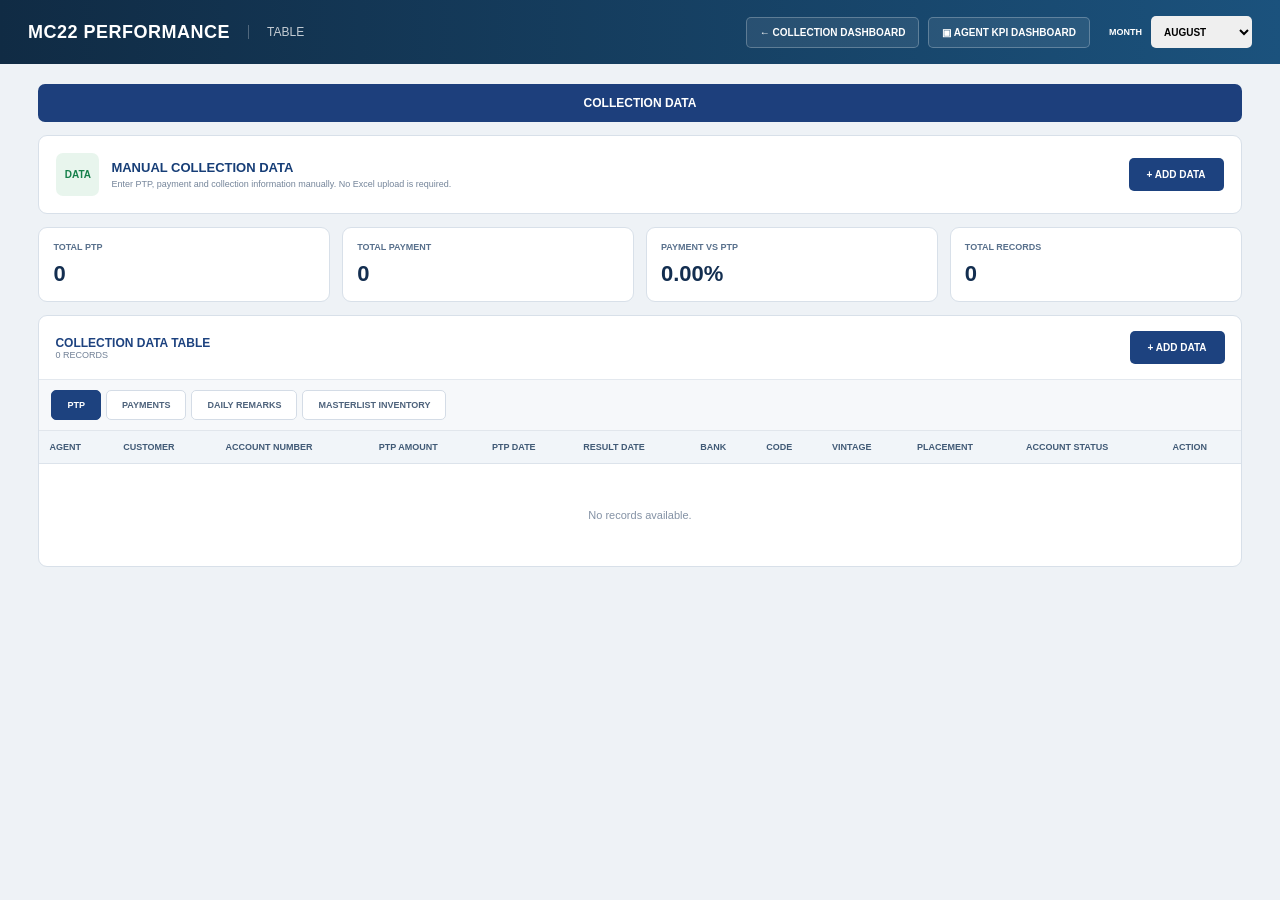
<file: collection-data.html>
<!DOCTYPE html>
<html lang="en">

<head>

    <meta charset="UTF-8">

    <meta
        name="viewport"
        content="width=device-width, initial-scale=1.0">

    <title>MC22 Performance - Table</title>


    <style>

        * {
            box-sizing: border-box;
        }


        body {

            margin: 0;

            font-family:
                Arial,
                Helvetica,
                sans-serif;

            background: #eef2f6;

            color: #162a43;

        }


        /* =====================================================
           TOPBAR
        ===================================================== */

        .topbar {

            height: 64px;

            background:
                linear-gradient(
                    90deg,
                    #102b44,
                    #1b527d
                );

            color: white;

            display: flex;

            align-items: center;

            justify-content: space-between;

            padding: 0 28px;

        }


        .brand-area {

            display: flex;

            align-items: center;

            gap: 18px;

        }


        .brand {

            font-size: 18px;

            font-weight: 800;

            letter-spacing: .5px;

        }


        .page-name {

            font-size: 12px;

            opacity: .75;

            border-left: 1px solid
                rgba(255,255,255,.35);

            padding-left: 18px;

        }


        .top-actions {

            display: flex;

            align-items: center;

            gap: 9px;

        }


        .back-button,
        .kpi-button {

            text-decoration: none;

            color: white;

            border: 1px solid
                rgba(255,255,255,.25);

            background:
                rgba(255,255,255,.08);

            padding: 9px 13px;

            border-radius: 5px;

            font-size: 10px;

            font-weight: 700;

        }


        .back-button:hover,
        .kpi-button:hover {

            background:
                rgba(255,255,255,.18);

        }


        .month-label {

            font-size: 9px;

            font-weight: 700;

            margin-left: 10px;

        }


        #monthSelect {

            height: 32px;

            border-radius: 5px;

            border: none;

            padding: 0 9px;

            font-weight: 700;

            font-size: 10px;

        }


        /* =====================================================
           PAGE
        ===================================================== */

        .page-container {

            width: 94%;

            margin: 20px auto 40px;

        }


        .section-title {

            background: #1d3f7c;

            color: white;

            border-radius: 7px;

            height: 38px;

            display: flex;

            align-items: center;

            justify-content: center;

            font-size: 12px;

            font-weight: 800;

            margin-bottom: 13px;

        }


        /* =====================================================
           MANUAL DATA CARD
        ===================================================== */

        .manual-card {

            background: white;

            border: 1px solid #d8e0e9;

            border-radius: 9px;

            padding: 17px;

            display: flex;

            justify-content: space-between;

            align-items: center;

            margin-bottom: 13px;

        }


        .manual-left {

            display: flex;

            align-items: center;

            gap: 12px;

        }


        .data-icon {

            width: 43px;

            height: 43px;

            background: #e8f5ed;

            color: #16804b;

            border-radius: 7px;

            display: flex;

            align-items: center;

            justify-content: center;

            font-weight: 800;

            font-size: 10px;

        }


        .manual-title {

            font-size: 13px;

            font-weight: 800;

            color: #173e77;

        }


        .manual-description {

            margin-top: 4px;

            color: #75859a;

            font-size: 9px;

        }


        .add-button {

            background: #1d427f;

            color: white;

            border: none;

            border-radius: 5px;

            padding: 11px 18px;

            font-size: 10px;

            font-weight: 800;

            cursor: pointer;

        }


        .add-button:hover {

            background: #163666;

        }


        /* =====================================================
           DATA SUMMARY
        ===================================================== */

        .summary-grid {

            display: grid;

            grid-template-columns:
                repeat(4, 1fr);

            gap: 12px;

            margin-bottom: 13px;

        }


        .summary-card {

            background: white;

            border: 1px solid #d8e0e9;

            border-radius: 9px;

            padding: 14px;

            cursor: pointer;

            transition: .15s;

        }


        .summary-card:hover {

            transform:
                translateY(-1px);

            box-shadow:
                0 4px 15px
                rgba(20,50,90,.10);

        }


        .summary-name {

            font-size: 9px;

            color: #58708c;

            font-weight: 800;

        }


        .summary-value {

            font-size: 22px;

            font-weight: 800;

            margin-top: 9px;

            color: #132e50;

        }


        /* =====================================================
           TABLE
        ===================================================== */

        .table-card {

            background: white;

            border: 1px solid #d8e0e9;

            border-radius: 9px;

            overflow: hidden;

        }


        .table-header {

            padding: 15px 16px;

            display: flex;

            justify-content: space-between;

            align-items: center;

            border-bottom: 1px solid #e3e8ee;

        }


        .table-title {

            font-size: 12px;

            font-weight: 800;

            color: #1d427f;

        }


        .record-count {

            font-size: 9px;

            color: #718096;

        }


        /* =====================================================
           TABS
        ===================================================== */

        .sheet-tabs {

            display: flex;

            gap: 5px;

            padding: 10px 12px;

            background: #f6f8fa;

            border-bottom: 1px solid #e1e6ec;

            overflow-x: auto;

        }


        .sheet-tab {

            border: 1px solid #d4dce6;

            background: white;

            color: #4d627b;

            padding: 9px 15px;

            border-radius: 5px;

            font-size: 9px;

            font-weight: 800;

            cursor: pointer;

            white-space: nowrap;

        }


        .sheet-tab.active {

            background: #1d427f;

            color: white;

            border-color: #1d427f;

        }


        /* =====================================================
           TABLE WRAPPER
        ===================================================== */

        .table-wrapper {

            width: 100%;

            overflow-x: auto;

        }


        table {

            width: 100%;

            border-collapse: collapse;

            min-width: 850px;

        }


        thead {

            background: #f1f5f9;

        }


        th {

            padding: 11px 10px;

            text-align: left;

            font-size: 9px;

            color: #415a76;

            border-bottom: 1px solid #dce3eb;

            white-space: nowrap;

        }


        td {

            padding: 10px;

            font-size: 9px;

            border-bottom: 1px solid #edf0f4;

            white-space: nowrap;

        }


        tbody tr:hover {

            background: #f8fafc;

        }


        .action-button {

            border: none;

            padding: 5px 8px;

            border-radius: 4px;

            font-size: 8px;

            font-weight: 700;

            cursor: pointer;

            margin-right: 3px;

        }


        .edit-button {

            background: #eaf2ff;

            color: #1d5ca8;

        }


        .delete-button {

            background: #fff0f0;

            color: #c33232;

        }


        .empty-message {

            padding: 45px;

            text-align: center;

            color: #8492a5;

            font-size: 11px;

        }


        /* =====================================================
           MODAL
        ===================================================== */

        .modal {

            display: none;

            position: fixed;

            inset: 0;

            z-index: 1000;

            background:
                rgba(9,25,43,.55);

            align-items: center;

            justify-content: center;

            padding: 20px;

        }


        .modal.show {

            display: flex;

        }


        .modal-box {

            width: 650px;

            max-width: 96vw;

            max-height: 90vh;

            overflow-y: auto;

            background: white;

            border-radius: 10px;

            box-shadow:
                0 15px 50px
                rgba(0,0,0,.25);

        }


        .modal-header {

            display: flex;

            align-items: center;

            justify-content: space-between;

            padding: 16px 19px;

            border-bottom:
                1px solid #e1e6ec;

        }


        .modal-title {

            font-size: 14px;

            font-weight: 800;

            color: #183f78;

        }


        .close-button {

            border: none;

            background: none;

            font-size: 23px;

            color: #718096;

            cursor: pointer;

        }


        .modal-body {

            padding: 20px;

        }


        .form-grid {

            display: grid;

            grid-template-columns:
                1fr 1fr;

            gap: 13px;

        }


        .form-group {

            display: flex;

            flex-direction: column;

        }


        .form-group.full {

            grid-column: 1 / -1;

        }


        .form-group label {

            font-size: 9px;

            font-weight: 800;

            color: #526981;

            margin-bottom: 5px;

        }


        .form-group input,
        .form-group select,
        .form-group textarea {

            width: 100%;

            border: 1px solid #cfd9e4;

            border-radius: 5px;

            padding: 9px;

            font-size: 11px;

            outline: none;

            font-family: inherit;

        }


        .form-group textarea {

            min-height: 70px;

            resize: vertical;

        }


        .form-group input:focus,
        .form-group select:focus,
        .form-group textarea:focus {

            border-color: #2477e8;

        }


        .save-button {

            width: 100%;

            border: none;

            background: #1d427f;

            color: white;

            height: 40px;

            border-radius: 5px;

            font-size: 10px;

            font-weight: 800;

            margin-top: 17px;

            cursor: pointer;

        }


        /* =====================================================
           PROGRESS POPUP
        ===================================================== */

        .progress-box {

            margin-bottom: 20px;

        }


        .progress-heading {

            display: flex;

            justify-content: space-between;

            font-size: 10px;

            font-weight: 800;

            margin-bottom: 6px;

        }


        .progress-track {

            width: 100%;

            height: 9px;

            background: #e5eaf0;

            border-radius: 10px;

            overflow: hidden;

        }


        .progress-fill {

            height: 100%;

            background: #2477e8;

            border-radius: 10px;

        }


        .big-progress {

            font-size: 29px;

            font-weight: 800;

            color: #173e77;

            margin-bottom: 15px;

        }


        /* =====================================================
           RESPONSIVE
        ===================================================== */

        @media(max-width:900px) {

            .topbar {

                height: auto;

                padding: 12px;

                gap: 12px;

                flex-direction: column;

                align-items: flex-start;

            }

            .top-actions {

                flex-wrap: wrap;

            }

            .summary-grid {

                grid-template-columns:
                    1fr 1fr;

            }

        }


        @media(max-width:600px) {

            .page-container {

                width: 96%;

            }

            .summary-grid {

                grid-template-columns:
                    1fr;

            }

            .manual-card {

                flex-direction: column;

                align-items: flex-start;

                gap: 15px;

            }

            .form-grid {

                grid-template-columns:
                    1fr;

            }

            .form-group.full {

                grid-column: auto;

            }

        }

    </style>

</head>


<body>


<!-- =====================================================
     TOPBAR
===================================================== -->

<header class="topbar">


    <div class="brand-area">

        <div class="brand">
            MC22 PERFORMANCE
        </div>

        <div class="page-name">
            TABLE
        </div>

    </div>


    <div class="top-actions">


        <a
            href="collection.html"
            class="back-button">

            ← COLLECTION DASHBOARD

        </a>


        <a
            href="index.html"
            class="kpi-button">

            ▣ AGENT KPI DASHBOARD

        </a>


        <div class="month-label">
            MONTH
        </div>


        <select id="monthSelect">

            <option value="AUGUST">
                AUGUST
            </option>

            <option value="SEPTEMBER">
                SEPTEMBER
            </option>

            <option value="OCTOBER">
                OCTOBER
            </option>

            <option value="NOVEMBER">
                NOVEMBER
            </option>

            <option value="DECEMBER">
                DECEMBER
            </option>

        </select>


    </div>

</header>



<!-- =====================================================
     MAIN
===================================================== -->

<main class="page-container">


    <div class="section-title">

        COLLECTION DATA

    </div>



    <!-- =================================================
         MANUAL ENTRY
    ================================================== -->

    <section class="manual-card">


        <div class="manual-left">


            <div class="data-icon">
                DATA
            </div>


            <div>

                <div class="manual-title">

                    MANUAL COLLECTION DATA

                </div>


                <div class="manual-description">

                    Enter PTP, payment and collection
                    information manually. No Excel upload
                    is required.

                </div>

            </div>


        </div>


        <button
            class="add-button"
            onclick="openAddModal()">

            + ADD DATA

        </button>


    </section>



    <!-- =================================================
         SUMMARY
    ================================================== -->

    <div class="summary-grid">


        <div
            class="summary-card"
            onclick="openProgress('PTP')">

            <div class="summary-name">
                TOTAL PTP
            </div>

            <div
                class="summary-value"
                id="totalPtp">

                0

            </div>

        </div>


        <div
            class="summary-card"
            onclick="openProgress('PAYMENTS')">

            <div class="summary-name">
                TOTAL PAYMENT
            </div>

            <div
                class="summary-value"
                id="totalPayment">

                0

            </div>

        </div>


        <div
            class="summary-card"
            onclick="openProgress('CONVERSION')">

            <div class="summary-name">
                PAYMENT VS PTP
            </div>

            <div
                class="summary-value"
                id="conversion">

                0%

            </div>

        </div>


        <div
            class="summary-card"
            onclick="openProgress('COUNT')">

            <div class="summary-name">
                TOTAL RECORDS
            </div>

            <div
                class="summary-value"
                id="totalRecords">

                0

            </div>

        </div>


    </div>



    <!-- =================================================
         TABLE
    ================================================== -->

    <section class="table-card">


        <div class="table-header">


            <div>

                <div class="table-title">
                    COLLECTION DATA TABLE
                </div>

                <div
                    class="record-count"
                    id="recordCount">

                    0 RECORDS

                </div>

            </div>


            <button
                class="add-button"
                onclick="openAddModal()">

                + ADD DATA

            </button>


        </div>



        <!-- TABS -->

        <div class="sheet-tabs">


            <button
                class="sheet-tab active"
                data-sheet="PTP"
                onclick="selectSheet('PTP')">

                PTP

            </button>


            <button
                class="sheet-tab"
                data-sheet="PAYMENTS"
                onclick="selectSheet('PAYMENTS')">

                PAYMENTS

            </button>


            <button
                class="sheet-tab"
                data-sheet="DAILY REMARKS"
                onclick="selectSheet('DAILY REMARKS')">

                DAILY REMARKS

            </button>


            <button
                class="sheet-tab"
                data-sheet="MASTERLIST INVENTORY"
                onclick="selectSheet('MASTERLIST INVENTORY')">

                MASTERLIST INVENTORY

            </button>


        </div>



        <div class="table-wrapper">


            <table>

                <thead id="tableHead"></thead>

                <tbody id="tableBody"></tbody>

            </table>


        </div>


        <div
            id="emptyMessage"
            class="empty-message">

            No records available.

        </div>


    </section>


</main>



<!-- =====================================================
     ADD / EDIT MODAL
===================================================== -->

<div
    class="modal"
    id="dataModal">


    <div class="modal-box">


        <div class="modal-header">


            <div
                class="modal-title"
                id="modalTitle">

                ADD PTP DATA

            </div>


            <button
                class="close-button"
                onclick="closeModal()">

                ×

            </button>


        </div>


        <div class="modal-body">


            <div
                class="form-grid"
                id="formFields">

            </div>


            <button
                class="save-button"
                onclick="saveRecord()">

                SAVE DATA

            </button>


        </div>


    </div>

</div>



<!-- =====================================================
     PROGRESS MODAL
===================================================== -->

<div
    class="modal"
    id="progressModal">


    <div class="modal-box">


        <div class="modal-header">


            <div
                class="modal-title"
                id="progressTitle">

                PROGRESS

            </div>


            <button
                class="close-button"
                onclick="closeProgress()">

                ×

            </button>


        </div>


        <div
            class="modal-body"
            id="progressBody">

        </div>


    </div>

</div>



<script>


/* =====================================================
   STATE
===================================================== */

let currentMonth =
    localStorage.getItem(
        "mc22_collection_month"
    ) || "AUGUST";


let currentSheet = "PTP";


let editingId = null;



let database =
    JSON.parse(
        localStorage.getItem(
            "mc22_manual_collection_data"
        ) || "{}"
    );


if (!database[currentMonth]) {

    database[currentMonth] = {

        "PTP": [],
        "PAYMENTS": [],
        "DAILY REMARKS": [],
        "MASTERLIST INVENTORY": []

    };

}



/* =====================================================
   MONTH
===================================================== */

const monthSelect =
    document.getElementById(
        "monthSelect"
    );


monthSelect.value =
    currentMonth;


monthSelect.addEventListener(
    "change",
    function () {

        currentMonth =
            this.value;


        if (!database[currentMonth]) {

            database[currentMonth] = {

                "PTP": [],
                "PAYMENTS": [],
                "DAILY REMARKS": [],
                "MASTERLIST INVENTORY": []

            };

        }


        localStorage.setItem(
            "mc22_collection_month",
            currentMonth
        );


        renderTable();

    }
);



/* =====================================================
   FORMAT
===================================================== */

function number(value) {

    return Number(value || 0);

}


function money(value) {

    return number(value)
        .toLocaleString(
            "en-US",
            {
                minimumFractionDigits: 0,
                maximumFractionDigits: 2
            }
        );

}


function maskAccount(value) {

    if (!value) {

        return "";

    }


    const text =
        String(value);


    if (text.length <= 4) {

        return "****";

    }


    return (
        "*".repeat(
            Math.max(
                text.length - 4,
                4
            )
        )
        +
        text.slice(-4)
    );

}



/* =====================================================
   SHEET SELECT
===================================================== */

function selectSheet(sheet) {

    currentSheet = sheet;


    document
        .querySelectorAll(".sheet-tab")
        .forEach(
            button => {

                button.classList.toggle(
                    "active",
                    button.dataset.sheet === sheet
                );

            }
        );


    renderTable();

}



/* =====================================================
   FORM DEFINITIONS
===================================================== */

const fields = {


    "PTP": [

        {
            id: "agent",
            label: "AGENT",
            type: "text"
        },

        {
            id: "customer",
            label: "CUSTOMER NAME",
            type: "text"
        },

        {
            id: "account",
            label: "ACCOUNT NUMBER",
            type: "text"
        },

        {
            id: "ptpAmount",
            label: "PTP AMOUNT",
            type: "number"
        },

        {
            id: "ptpDate",
            label: "PTP DATE",
            type: "date"
        },

        {
            id: "resultDate",
            label: "RESULT DATE",
            type: "date"
        },

        {
            id: "bank",
            label: "BANK",
            type: "select",
            options: [
                "HSBC UAE",
                "ENBD",
                "EIB",
                "DIB"
            ]
        },

        {
            id: "code",
            label: "CODE",
            type: "text"
        },

        {
            id: "vintage",
            label: "VINTAGE",
            type: "text"
        },

        {
            id: "placement",
            label: "PLACEMENT",
            type: "text"
        },

        {
            id: "status",
            label: "ACCOUNT STATUS",
            type: "text"
        }

    ],



    "PAYMENTS": [

        {
            id: "agent",
            label: "AGENT",
            type: "text"
        },

        {
            id: "customer",
            label: "CUSTOMER NAME",
            type: "text"
        },

        {
            id: "account",
            label: "ACCOUNT NUMBER",
            type: "text"
        },

        {
            id: "paymentAmount",
            label: "PAYMENT AMOUNT",
            type: "number"
        },

        {
            id: "paymentDate",
            label: "DATE OF PAYMENT",
            type: "date"
        },

        {
            id: "dispoDate",
            label: "DISPO DATE",
            type: "date"
        },

        {
            id: "bank",
            label: "BANK",
            type: "select",
            options: [
                "HSBC UAE",
                "ENBD",
                "EIB",
                "DIB"
            ]
        },

        {
            id: "code",
            label: "CODE",
            type: "text"
        },

        {
            id: "status",
            label: "ACCOUNT STATUS",
            type: "text"
        },

        {
            id: "ptpType",
            label: "PTP TYPE",
            type: "text"
        },

        {
            id: "placement",
            label: "PLACEMENT",
            type: "text"
        }

    ],



    "DAILY REMARKS": [

        {
            id: "agent",
            label: "AGENT",
            type: "text"
        },

        {
            id: "customer",
            label: "CUSTOMER NAME",
            type: "text"
        },

        {
            id: "account",
            label: "ACCOUNT NUMBER",
            type: "text"
        },

        {
            id: "dispoDate",
            label: "DISPO DATE",
            type: "date"
        },

        {
            id: "bank",
            label: "BANK",
            type: "select",
            options: [
                "HSBC UAE",
                "ENBD",
                "EIB",
                "DIB"
            ]
        },

        {
            id: "placement",
            label: "PLACEMENT",
            type: "text"
        },

        {
            id: "vintage",
            label: "VINTAGE",
            type: "text"
        },

        {
            id: "statusCode",
            label: "STATUS CODE",
            type: "text"
        },

        {
            id: "remark",
            label: "REMARK",
            type: "textarea",
            full: true
        },

        {
            id: "product",
            label: "PRODUCT",
            type: "text"
        },

        {
            id: "status",
            label: "ACCOUNT STATUS",
            type: "text"
        },

        {
            id: "phone",
            label: "PHONE NUMBER",
            type: "text"
        },

        {
            id: "paymentAmount",
            label: "PAYMENT AMOUNT",
            type: "number"
        },

        {
            id: "paymentDate",
            label: "DATE OF PAYMENT",
            type: "date"
        },

        {
            id: "ptpAmount",
            label: "PTP AMOUNT",
            type: "number"
        },

        {
            id: "ptpDate",
            label: "PTP DATE",
            type: "date"
        }

    ],



    "MASTERLIST INVENTORY": [

        {
            id: "account",
            label: "ACCOUNT NUMBER",
            type: "text"
        },

        {
            id: "customer",
            label: "CUSTOMER NAME",
            type: "text"
        },

        {
            id: "placement",
            label: "PLACEMENT",
            type: "text"
        },

        {
            id: "bank",
            label: "BANK",
            type: "select",
            options: [
                "HSBC UAE",
                "ENBD",
                "EIB",
                "DIB"
            ]
        },

        {
            id: "vintage",
            label: "VINTAGE",
            type: "text"
        },

        {
            id: "status",
            label: "ACCOUNT STATUS",
            type: "text"
        },

        {
            id: "agent",
            label: "AGENT",
            type: "text"
        }

    ]

};



/* =====================================================
   OPEN ADD
===================================================== */

function openAddModal() {

    editingId = null;


    document
        .getElementById("modalTitle")
        .textContent =
        "ADD " + currentSheet + " DATA";


    buildForm();


    document
        .getElementById("dataModal")
        .classList.add("show");

}



/* =====================================================
   BUILD FORM
===================================================== */

function buildForm(record = null) {

    const container =
        document.getElementById(
            "formFields"
        );


    container.innerHTML = "";


    fields[currentSheet]
        .forEach(field => {


            const group =
                document.createElement(
                    "div"
                );


            group.className =
                "form-group"
                +
                (field.full
                    ? " full"
                    : "");


            const label =
                document.createElement(
                    "label"
                );


            label.textContent =
                field.label;


            group.appendChild(label);


            let input;


            if (
                field.type === "select"
            ) {

                input =
                    document.createElement(
                        "select"
                    );


                field.options.forEach(
                    option => {

                        const item =
                            document.createElement(
                                "option"
                            );

                        item.value =
                            option;

                        item.textContent =
                            option;

                        input.appendChild(
                            item
                        );

                    }
                );

            }

            else if (
                field.type === "textarea"
            ) {

                input =
                    document.createElement(
                        "textarea"
                    );

            }

            else {

                input =
                    document.createElement(
                        "input"
                    );

                input.type =
                    field.type;

            }


            input.id =
                "field_" + field.id;


            input.dataset.field =
                field.id;


            if (record) {

                input.value =
                    record[field.id]
                    || "";

            }


            group.appendChild(input);


            container.appendChild(group);

        });

}



/* =====================================================
   SAVE RECORD
===================================================== */

function saveRecord() {

    const record = {};


    fields[currentSheet]
        .forEach(field => {

            const input =
                document.getElementById(
                    "field_" + field.id
                );


            record[field.id] =
                input
                    ? input.value
                    : "";

        });


    if (
        currentSheet === "PTP"
        &&
        number(record.ptpAmount) <= 0
    ) {

        alert(
            "Please enter a PTP amount."
        );

        return;

    }


    if (
        currentSheet === "PAYMENTS"
        &&
        number(record.paymentAmount) <= 0
    ) {

        alert(
            "Please enter a payment amount."
        );

        return;

    }


    if (editingId !== null) {

        const index =
            database[currentMonth]
            [currentSheet]
            .findIndex(
                item =>
                    item.id === editingId
            );


        if (index !== -1) {

            database[currentMonth]
            [currentSheet][index] =
                {
                    ...record,
                    id: editingId
                };

        }

    }

    else {

        record.id =
            Date.now();


        database[currentMonth]
        [currentSheet]
        .push(record);

    }


    saveDatabase();


    closeModal();


    renderTable();

}



/* =====================================================
   EDIT
===================================================== */

function editRecord(id) {

    const record =
        database[currentMonth]
        [currentSheet]
        .find(
            item =>
                item.id === id
        );


    if (!record) return;


    editingId = id;


    document
        .getElementById("modalTitle")
        .textContent =
        "EDIT " + currentSheet + " DATA";


    buildForm(record);


    document
        .getElementById("dataModal")
        .classList.add("show");

}



/* =====================================================
   DELETE
===================================================== */

function deleteRecord(id) {

    if (
        !confirm(
            "Delete this record?"
        )
    ) {

        return;

    }


    database[currentMonth]
    [currentSheet] =
        database[currentMonth]
        [currentSheet]
        .filter(
            item =>
                item.id !== id
        );


    saveDatabase();


    renderTable();

}



/* =====================================================
   STORAGE
===================================================== */

function saveDatabase() {

    localStorage.setItem(
        "mc22_manual_collection_data",
        JSON.stringify(database)
    );

}



/* =====================================================
   CLOSE
===================================================== */

function closeModal() {

    document
        .getElementById("dataModal")
        .classList.remove("show");

}


function closeProgress() {

    document
        .getElementById("progressModal")
        .classList.remove("show");

}



/* =====================================================
   TABLE HEADERS
===================================================== */

const tableHeaders = {

    "PTP": [

        "AGENT",
        "CUSTOMER",
        "ACCOUNT NUMBER",
        "PTP AMOUNT",
        "PTP DATE",
        "RESULT DATE",
        "BANK",
        "CODE",
        "VINTAGE",
        "PLACEMENT",
        "ACCOUNT STATUS",
        "ACTION"

    ],


    "PAYMENTS": [

        "AGENT",
        "CUSTOMER",
        "ACCOUNT NUMBER",
        "PAYMENT AMOUNT",
        "PAYMENT DATE",
        "DISPO DATE",
        "BANK",
        "CODE",
        "ACCOUNT STATUS",
        "PTP TYPE",
        "PLACEMENT",
        "ACTION"

    ],


    "DAILY REMARKS": [

        "AGENT",
        "CUSTOMER",
        "ACCOUNT NUMBER",
        "DISPO DATE",
        "BANK",
        "PLACEMENT",
        "VINTAGE",
        "STATUS CODE",
        "REMARK",
        "PRODUCT",
        "ACCOUNT STATUS",
        "PHONE",
        "PAYMENT AMOUNT",
        "PAYMENT DATE",
        "PTP AMOUNT",
        "PTP DATE",
        "ACTION"

    ],


    "MASTERLIST INVENTORY": [

        "ACCOUNT NUMBER",
        "CUSTOMER",
        "PLACEMENT",
        "BANK",
        "VINTAGE",
        "ACCOUNT STATUS",
        "AGENT",
        "ACTION"

    ]

};



/* =====================================================
   RENDER TABLE
===================================================== */

function renderTable() {

    const records =
        database[currentMonth]
        [currentSheet] || [];


    const head =
        document.getElementById(
            "tableHead"
        );


    const body =
        document.getElementById(
            "tableBody"
        );


    const empty =
        document.getElementById(
            "emptyMessage"
        );


    head.innerHTML = "";


    body.innerHTML = "";


    const headerRow =
        document.createElement(
            "tr"
        );


    tableHeaders[currentSheet]
        .forEach(header => {

            const th =
                document.createElement(
                    "th"
                );

            th.textContent =
                header;

            headerRow.appendChild(th);

        });


    head.appendChild(headerRow);


    if (records.length === 0) {

        empty.style.display =
            "block";

    }

    else {

        empty.style.display =
            "none";


        records.forEach(record => {

            const row =
                document.createElement(
                    "tr"
                );


            fields[currentSheet]
                .forEach(field => {

                    const td =
                        document.createElement(
                            "td"
                        );


                    let value =
                        record[field.id]
                        || "";


                    if (
                        field.id ===
                        "account"
                    ) {

                        value =
                            maskAccount(value);

                    }


                    if (
                        field.id ===
                        "ptpAmount"
                    ) {

                        value =
                            money(value);

                    }


                    if (
                        field.id ===
                        "paymentAmount"
                    ) {

                        value =
                            money(value);

                    }


                    td.textContent =
                        value;


                    row.appendChild(td);

                });


            const action =
                document.createElement(
                    "td"
                );


            action.innerHTML = `

                <button
                    class="action-button edit-button"
                    onclick="editRecord(${record.id})">

                    EDIT

                </button>

                <button
                    class="action-button delete-button"
                    onclick="deleteRecord(${record.id})">

                    DELETE

                </button>

            `;


            row.appendChild(action);


            body.appendChild(row);

        });

    }


    document
        .getElementById("recordCount")
        .textContent =
        records.length +
        (
            records.length === 1
                ? " RECORD"
                : " RECORDS"
        );


    updateSummary();

}



/* =====================================================
   SUMMARY
===================================================== */

function updateSummary() {

    const ptp =
        database[currentMonth]
        ["PTP"] || [];


    const payments =
        database[currentMonth]
        ["PAYMENTS"] || [];


    const totalPtp =
        ptp.reduce(
            (sum,item) =>
                sum +
                number(item.ptpAmount),
            0
        );


    const totalPayment =
        payments.reduce(
            (sum,item) =>
                sum +
                number(item.paymentAmount),
            0
        );


    const totalRecords =
        ptp.length +
        payments.length +
        (
            database[currentMonth]
            ["DAILY REMARKS"] || []
        ).length +
        (
            database[currentMonth]
            ["MASTERLIST INVENTORY"] || []
        ).length;


    const conversion =
        totalPtp > 0
            ? totalPayment /
              totalPtp *
              100
            : 0;


    document
        .getElementById("totalPtp")
        .textContent =
        money(totalPtp);


    document
        .getElementById("totalPayment")
        .textContent =
        money(totalPayment);


    document
        .getElementById("conversion")
        .textContent =
        conversion.toFixed(2) + "%";


    document
        .getElementById("totalRecords")
        .textContent =
        totalRecords;

}



/* =====================================================
   PROGRESS POPUP
===================================================== */

function openProgress(type) {

    const ptp =
        database[currentMonth]
        ["PTP"] || [];


    const payments =
        database[currentMonth]
        ["PAYMENTS"] || [];


    const totalPtp =
        ptp.reduce(
            (sum,item) =>
                sum +
                number(item.ptpAmount),
            0
        );


    const totalPayment =
        payments.reduce(
            (sum,item) =>
                sum +
                number(item.paymentAmount),
            0
        );


    const conversion =
        totalPtp > 0
            ? totalPayment /
              totalPtp *
              100
            : 0;


    let title = "";

    let body = "";


    if (type === "PTP") {

        title =
            "TOTAL PTP PROGRESS";


        body = `

            <div class="big-progress">

                ${money(totalPtp)}

            </div>

            <div class="progress-box">

                <div class="progress-heading">

                    <span>
                        PTP RECORDS
                    </span>

                    <span>
                        ${ptp.length}
                    </span>

                </div>

            </div>

        `;

    }


    if (type === "PAYMENTS") {

        title =
            "TOTAL PAYMENT PROGRESS";


        body = `

            <div class="big-progress">

                ${money(totalPayment)}

            </div>

            <div class="progress-box">

                <div class="progress-heading">

                    <span>
                        PAYMENT VS PTP
                    </span>

                    <span>
                        ${conversion.toFixed(2)}%
                    </span>

                </div>

                <div class="progress-track">

                    <div
                        class="progress-fill"
                        style="
                            width:${Math.min(
                                conversion,
                                100
                            )}%
                        ">
                    </div>

                </div>

            </div>

        `;

    }


    if (type === "CONVERSION") {

        title =
            "PAYMENT VS PTP";


        body = `

            <div class="big-progress">

                ${conversion.toFixed(2)}%

            </div>

            <div class="progress-box">

                <div class="progress-heading">

                    <span>
                        PAYMENT
                    </span>

                    <span>
                        ${money(totalPayment)}
                    </span>

                </div>

                <div class="progress-track">

                    <div
                        class="progress-fill"
                        style="
                            width:${Math.min(
                                conversion,
                                100
                            )}%
                        ">
                    </div>

                </div>

            </div>

            <div class="progress-box">

                <div class="progress-heading">

                    <span>
                        PTP
                    </span>

                    <span>
                        ${money(totalPtp)}
                    </span>

                </div>

            </div>

        `;

    }


    if (type === "COUNT") {

        const total =
            Object.values(
                database[currentMonth]
            )
            .reduce(
                (sum,list) =>
                    sum +
                    list.length,
                0
            );


        title =
            "TOTAL RECORDS";


        body = `

            <div class="big-progress">

                ${total}

            </div>

            <div class="progress-box">

                <div class="progress-heading">

                    <span>
                        PTP
                    </span>

                    <span>
                        ${ptp.length}
                    </span>

                </div>

            </div>

            <div class="progress-box">

                <div class="progress-heading">

                    <span>
                        PAYMENTS
                    </span>

                    <span>
                        ${payments.length}
                    </span>

                </div>

            </div>

            <div class="progress-box">

                <div class="progress-heading">

                    <span>
                        DAILY REMARKS
                    </span>

                    <span>
                        ${
                            database[currentMonth]
                            ["DAILY REMARKS"].length
                        }
                    </span>

                </div>

            </div>

            <div class="progress-box">

                <div class="progress-heading">

                    <span>
                        MASTERLIST
                    </span>

                    <span>
                        ${
                            database[currentMonth]
                            ["MASTERLIST INVENTORY"].length
                        }
                    </span>

                </div>

            </div>

        `;

    }


    document
        .getElementById("progressTitle")
        .textContent =
        title;


    document
        .getElementById("progressBody")
        .innerHTML =
        body;


    document
        .getElementById("progressModal")
        .classList.add("show");

}

/* =====================================================
   OUTSIDE CLICK
===================================================== */

window.addEventListener(
    "click",
    function(event) {

        if (
            event.target.classList
                .contains("modal")
        ) {

            event.target
                .classList
                .remove("show");

        }

    }
);



/* =====================================================
   INITIAL
===================================================== */

renderTable();

</script>


</body>

</html>
</file>
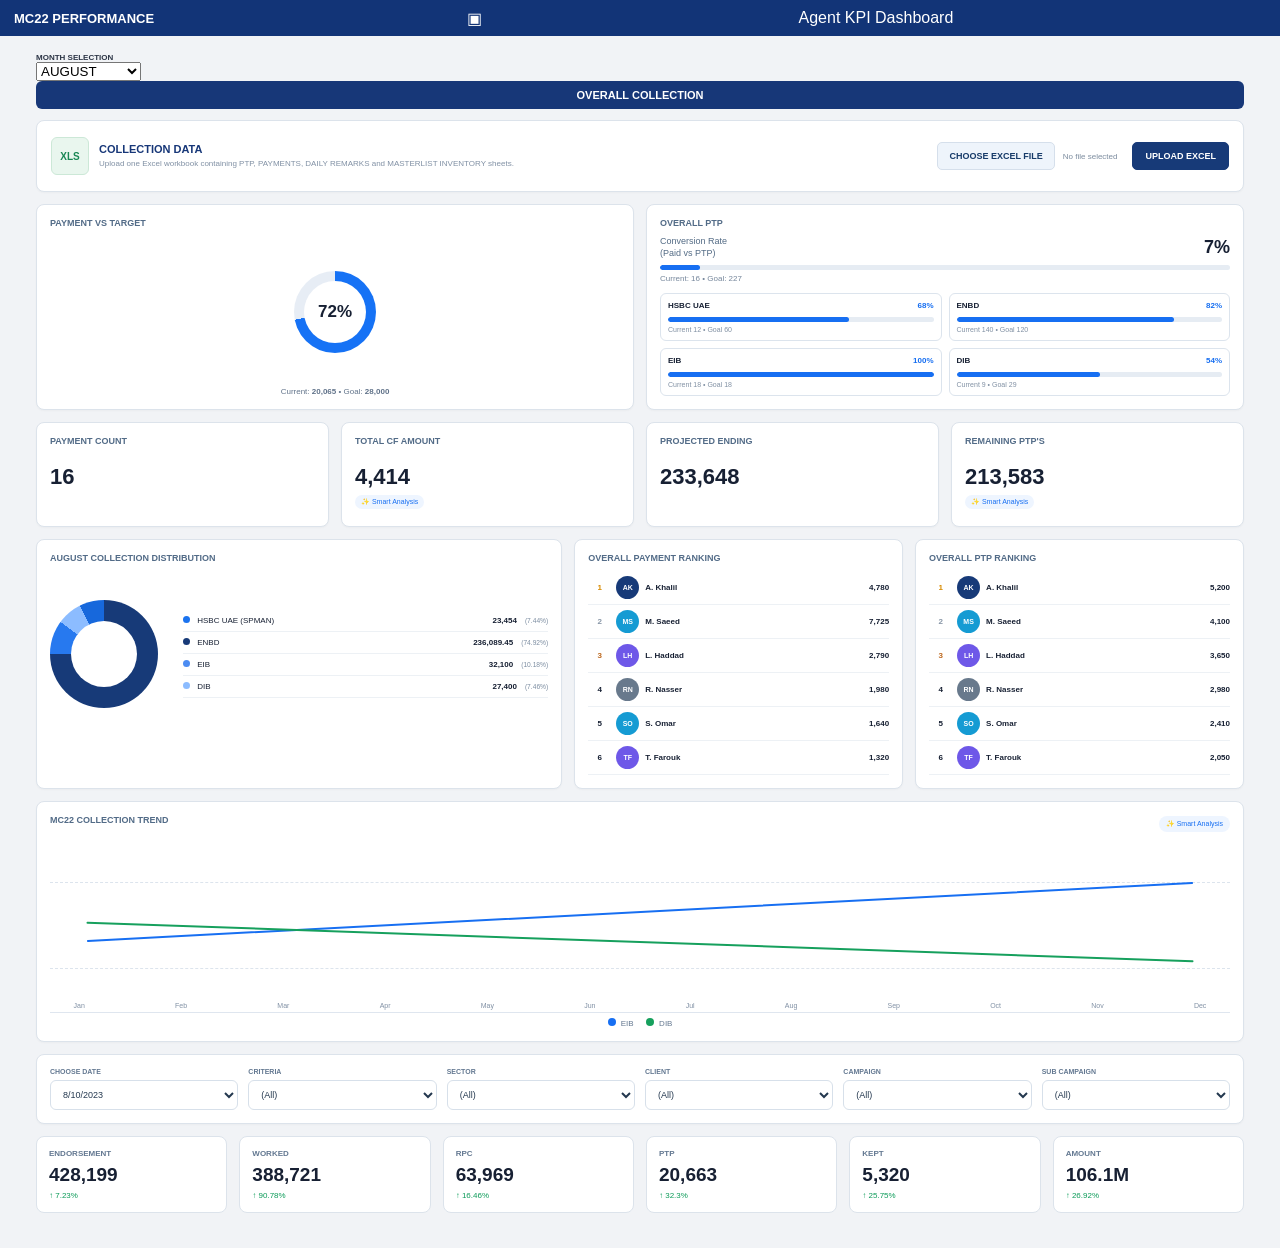
<file: collection.html>
<!DOCTYPE html>
<html lang="en">

<head>

    <meta charset="UTF-8">

    <meta
        name="viewport"
        content="width=device-width, initial-scale=1.0">

    <title>MC22 Collection / Amounts</title>

    <link
        rel="stylesheet"
        href="collection.css">

    <!-- Excel Reader -->
    <script
        src="https://cdn.sheetjs.com/xlsx-0.20.3/package/dist/xlsx.full.min.js">
    </script>

</head>


<body>


<!-- =========================================================
     TOP NAVIGATION
========================================================= -->

<header class="topbar">

    

        <div class="brand">
            MC22 PERFORMANCE
        </div>

        <div class="subtitle">
            Collection / Amounts
        </div>
    <span class="back-icon">▣</span>
            Agent KPI Dashboard

        </a>

    </div>


    <div class="top-actions">

        <a
        href="collection-data.html"
        class="subtitle table-link">

        TABLE

    </a>


    </div>

</header>



<!-- =========================================================
     MAIN
========================================================= -->

<main class="dashboard">

 <div class="month-label">
            MONTH SELECTION
        </div>


        <select
            id="monthSelect">

            <option value="AUGUST">
                AUGUST
            </option>

            <option value="SEPTEMBER">
                SEPTEMBER
            </option>

            <option value="OCTOBER">
                OCTOBER
            </option>

            <option value="NOVEMBER">
                NOVEMBER
            </option>

            <option value="DECEMBER">
                DECEMBER
            </option>

        </select>

    <!-- =====================================================
         PAGE TITLE
    ====================================================== -->

    <div class="section-title">
        OVERALL COLLECTION
    </div>



    <!-- =====================================================
         EXCEL UPLOAD CONTAINER
    ====================================================== -->

    <section class="excel-upload-card">


        <div class="excel-upload-left">

            <div class="excel-icon">
                XLS
            </div>


            <div>

                <div class="excel-title">
                    COLLECTION DATA
                </div>

                <div class="excel-description">

                    Upload one Excel workbook containing
                    PTP, PAYMENTS, DAILY REMARKS and
                    MASTERLIST INVENTORY sheets.

                </div>

            </div>

        </div>



        <div class="excel-upload-center">

            <label
                for="excelFile"
                class="choose-excel">

                CHOOSE EXCEL FILE

            </label>

            <input
                type="file"
                id="excelFile"
                accept=".xlsx,.xls">


            <div
                id="selectedFile"
                class="selected-file">

                No file selected

            </div>

        </div>



        <div class="excel-upload-right">

            <button
                type="button"
                id="uploadExcelButton"
                class="upload-excel-button">

                UPLOAD EXCEL

            </button>

        </div>


    </section>



    <!-- =====================================================
         EXCEL STATUS
    ====================================================== -->

    <section
        id="excelStatus"
        class="excel-status hidden">

        <div class="status-title">
            WORKBOOK STATUS
        </div>

        <div
            id="statusMessage"
            class="status-message">
        </div>


        <div class="sheet-status-grid">


            <div
                id="sheetPTP"
                class="sheet-status">

                <span class="status-dot"></span>

                <div>

                    <strong>
                        PTP
                    </strong>

                    <small>
                        Not loaded
                    </small>

                </div>

            </div>



            <div
                id="sheetPayments"
                class="sheet-status">

                <span class="status-dot"></span>

                <div>

                    <strong>
                        PAYMENTS
                    </strong>

                    <small>
                        Not loaded
                    </small>

                </div>

            </div>



            <div
                id="sheetRemarks"
                class="sheet-status">

                <span class="status-dot"></span>

                <div>

                    <strong>
                        DAILY REMARKS
                    </strong>

                    <small>
                        Not loaded
                    </small>

                </div>

            </div>



            <div
                id="sheetInventory"
                class="sheet-status">

                <span class="status-dot"></span>

                <div>

                    <strong>
                        MASTERLIST INVENTORY
                    </strong>

                    <small>
                        Not loaded
                    </small>

                </div>

            </div>


        </div>

    </section>



    <!-- =====================================================
         DASHBOARD
    ====================================================== -->


    <!-- TOP ROW -->

    <section class="top-grid">


        <!-- PAYMENT VS TARGET -->

        <div class="card payment-target-card">

            <div class="card-title">
                PAYMENT VS TARGET
            </div>


            <div class="circle-wrapper">

                <div
                    class="progress-circle"
                    id="paymentCircle">

                    <div class="circle-inner">

                        <span id="paymentPercent">
                            72%
                        </span>

                    </div>

                </div>

            </div>


            <div class="circle-info">

                Current:

                <strong id="currentPayment">
                    20,065
                </strong>

                • Goal:

                <strong id="paymentGoal">
                    28,000
                </strong>

            </div>

        </div>



        <!-- OVERALL PTP -->

        <div class="card">

            <div class="card-title">
                OVERALL PTP
            </div>


            <div class="ptp-main">

                <div>

                    Conversion Rate

                    <span>
                        (Paid vs PTP)
                    </span>

                </div>


                <strong id="overallPTP">
                    7%
                </strong>

            </div>


            <div class="progress-bar">

                <div
                    id="overallPTPBar"
                    class="progress-fill"
                    style="width:7%">
                </div>

            </div>


            <div class="small-text">

                Current: 16 • Goal: 227

            </div>



            <div class="bank-grid">


                <div class="bank-box">

                    <div class="bank-header">

                        <span>
                            HSBC UAE
                        </span>

                        <strong>
                            68%
                        </strong>

                    </div>


                    <div class="progress-bar">

                        <div
                            class="progress-fill"
                            style="width:68%">
                        </div>

                    </div>


                    <small>
                        Current 12 • Goal 60
                    </small>

                </div>



                <div class="bank-box">

                    <div class="bank-header">

                        <span>
                            ENBD
                        </span>

                        <strong>
                            82%
                        </strong>

                    </div>


                    <div class="progress-bar">

                        <div
                            class="progress-fill"
                            style="width:82%">
                        </div>

                    </div>


                    <small>
                        Current 140 • Goal 120
                    </small>

                </div>



                <div class="bank-box">

                    <div class="bank-header">

                        <span>
                            EIB
                        </span>

                        <strong>
                            100%
                        </strong>

                    </div>


                    <div class="progress-bar">

                        <div
                            class="progress-fill"
                            style="width:100%">
                        </div>

                    </div>


                    <small>
                        Current 18 • Goal 18
                    </small>

                </div>



                <div class="bank-box">

                    <div class="bank-header">

                        <span>
                            DIB
                        </span>

                        <strong>
                            54%
                        </strong>

                    </div>


                    <div class="progress-bar">

                        <div
                            class="progress-fill"
                            style="width:54%">
                        </div>

                    </div>


                    <small>
                        Current 9 • Goal 29
                    </small>

                </div>


            </div>

        </div>


    </section>



    <!-- =====================================================
         SUMMARY CARDS
    ====================================================== -->

    <section class="summary-grid">


        <div class="card stat-card">

            <div class="card-title">
                PAYMENT COUNT
            </div>

            <div
                id="paymentCount"
                class="big-number">

                16

            </div>

        </div>



        <div class="card stat-card">

            <div class="card-title">
                TOTAL CF AMOUNT
            </div>

            <div
                id="totalCF"
                class="big-number">

                4,414

            </div>

            <div class="smart-analysis">
                ✨ Smart Analysis
            </div>

        </div>



        <div class="card stat-card">

            <div class="card-title">
                PROJECTED ENDING
            </div>

            <div
                id="projectedEnding"
                class="big-number">

                233,648

            </div>

        </div>



        <div class="card stat-card">

            <div class="card-title">
                REMAINING PTP'S
            </div>

            <div
                id="remainingPTP"
                class="big-number">

                213,583

            </div>

            <div class="smart-analysis">
                ✨ Smart Analysis
            </div>

        </div>


    </section>



    <!-- =====================================================
         DISTRIBUTION + RANKINGS
    ====================================================== -->

    <section class="middle-grid">


        <!-- COLLECTION DISTRIBUTION -->

        <div class="card distribution-card">

            <div class="card-title">
                AUGUST COLLECTION DISTRIBUTION
            </div>


            <div class="distribution-content">


                <div class="donut">

                    <div class="donut-hole">
                    </div>

                </div>


                <div class="distribution-list">


                    <div class="distribution-row">

                        <span>
                            <span class="dot hsbc"></span>
                            HSBC UAE (SPMAN)
                        </span>

                        <strong>
                            23,454
                        </strong>

                        <small>
                            (7.44%)
                        </small>

                    </div>


                    <div class="distribution-row">

                        <span>
                            <span class="dot enbd"></span>
                            ENBD
                        </span>

                        <strong>
                            236,089.45
                        </strong>

                        <small>
                            (74.92%)
                        </small>

                    </div>


                    <div class="distribution-row">

                        <span>
                            <span class="dot eib"></span>
                            EIB
                        </span>

                        <strong>
                            32,100
                        </strong>

                        <small>
                            (10.18%)
                        </small>

                    </div>


                    <div class="distribution-row">

                        <span>
                            <span class="dot dib"></span>
                            DIB
                        </span>

                        <strong>
                            27,400
                        </strong>

                        <small>
                            (7.46%)
                        </small>

                    </div>


                </div>

            </div>

        </div>



        <!-- PAYMENT RANKING -->

        <div class="card ranking-card">

            <div class="card-title">
                OVERALL PAYMENT RANKING
            </div>


            <div class="ranking-item">

                <div class="rank gold">
                    1
                </div>

                <div>

                    <span class="agent-avatar blue">
                        AK
                    </span>

                    <span class="agent-name">
                        A. Khalil
                    </span>

                </div>

                <div class="agent-value">
                    4,780
                </div>

            </div>


            <div class="ranking-item">

                <div class="rank silver">
                    2
                </div>

                <div>

                    <span class="agent-avatar cyan">
                        MS
                    </span>

                    <span class="agent-name">
                        M. Saeed
                    </span>

                </div>

                <div class="agent-value">
                    7,725
                </div>

            </div>


            <div class="ranking-item">

                <div class="rank bronze">
                    3
                </div>

                <div>

                    <span class="agent-avatar purple">
                        LH
                    </span>

                    <span class="agent-name">
                        L. Haddad
                    </span>

                </div>

                <div class="agent-value">
                    2,790
                </div>

            </div>


            <div class="ranking-item">

                <div class="rank">
                    4
                </div>

                <div>

                    <span class="agent-avatar gray">
                        RN
                    </span>

                    <span class="agent-name">
                        R. Nasser
                    </span>

                </div>

                <div class="agent-value">
                    1,980
                </div>

            </div>


            <div class="ranking-item">

                <div class="rank">
                    5
                </div>

                <div>

                    <span class="agent-avatar cyan">
                        SO
                    </span>

                    <span class="agent-name">
                        S. Omar
                    </span>

                </div>

                <div class="agent-value">
                    1,640
                </div>

            </div>


            <div class="ranking-item">

                <div class="rank">
                    6
                </div>

                <div>

                    <span class="agent-avatar purple">
                        TF
                    </span>

                    <span class="agent-name">
                        T. Farouk
                    </span>

                </div>

                <div class="agent-value">
                    1,320
                </div>

            </div>


        </div>



        <!-- PTP RANKING -->

        <div class="card ranking-card">

            <div class="card-title">
                OVERALL PTP RANKING
            </div>


            <div class="ranking-item">

                <div class="rank gold">
                    1
                </div>

                <div>

                    <span class="agent-avatar blue">
                        AK
                    </span>

                    <span class="agent-name">
                        A. Khalil
                    </span>

                </div>

                <div class="agent-value">
                    5,200
                </div>

            </div>


            <div class="ranking-item">

                <div class="rank silver">
                    2
                </div>

                <div>

                    <span class="agent-avatar cyan">
                        MS
                    </span>

                    <span class="agent-name">
                        M. Saeed
                    </span>

                </div>

                <div class="agent-value">
                    4,100
                </div>

            </div>


            <div class="ranking-item">

                <div class="rank bronze">
                    3
                </div>

                <div>

                    <span class="agent-avatar purple">
                        LH
                    </span>

                    <span class="agent-name">
                        L. Haddad
                    </span>

                </div>

                <div class="agent-value">
                    3,650
                </div>

            </div>


            <div class="ranking-item">

                <div class="rank">
                    4
                </div>

                <div>

                    <span class="agent-avatar gray">
                        RN
                    </span>

                    <span class="agent-name">
                        R. Nasser
                    </span>

                </div>

                <div class="agent-value">
                    2,980
                </div>

            </div>


            <div class="ranking-item">

                <div class="rank">
                    5
                </div>

                <div>

                    <span class="agent-avatar cyan">
                        SO
                    </span>

                    <span class="agent-name">
                        S. Omar
                    </span>

                </div>

                <div class="agent-value">
                    2,410
                </div>

            </div>


            <div class="ranking-item">

                <div class="rank">
                    6
                </div>

                <div>

                    <span class="agent-avatar purple">
                        TF
                    </span>

                    <span class="agent-name">
                        T. Farouk
                    </span>

                </div>

                <div class="agent-value">
                    2,050
                </div>

            </div>


        </div>


    </section>



    <!-- =====================================================
         TREND
    ====================================================== -->

    <section class="card trend-card">

        <div class="trend-header">

            <div class="card-title">
                MC22 COLLECTION TREND
            </div>

            <button>
                ✨ Smart Analysis
            </button>

        </div>


        <div class="chart">

            <div class="blue-chart-line"></div>

            <div class="green-chart-line"></div>


            <div class="chart-labels">

                <span>Jan</span>
                <span>Feb</span>
                <span>Mar</span>
                <span>Apr</span>
                <span>May</span>
                <span>Jun</span>
                <span>Jul</span>
                <span>Aug</span>
                <span>Sep</span>
                <span>Oct</span>
                <span>Nov</span>
                <span>Dec</span>

            </div>

        </div>


        <div class="chart-legend">

            <span>
                <i class="legend-blue"></i>
                EIB
            </span>

            <span>
                <i class="legend-green"></i>
                DIB
            </span>

        </div>

    </section>



    <!-- =====================================================
         FILTERS
    ====================================================== -->

    <section class="card filters-card">


        <div class="filter">

            <label>
                CHOOSE DATE
            </label>

            <select>
                <option>
                    8/10/2023
                </option>
            </select>

        </div>


        <div class="filter">

            <label>
                CRITERIA
            </label>

            <select>
                <option>
                    (All)
                </option>
            </select>

        </div>


        <div class="filter">

            <label>
                SECTOR
            </label>

            <select>
                <option>
                    (All)
                </option>
            </select>

        </div>


        <div class="filter">

            <label>
                CLIENT
            </label>

            <select>
                <option>
                    (All)
                </option>
            </select>

        </div>


        <div class="filter">

            <label>
                CAMPAIGN
            </label>

            <select>
                <option>
                    (All)
                </option>
            </select>

        </div>


        <div class="filter">

            <label>
                SUB CAMPAIGN
            </label>

            <select>
                <option>
                    (All)
                </option>
            </select>

        </div>


    </section>



    <!-- =====================================================
         METRICS
    ====================================================== -->

    <section class="metrics-grid">


        <div class="metric-card">

            <div class="metric-title">
                ENDORSEMENT
            </div>

            <div class="metric-number">
                428,199
            </div>

            <div class="metric-change positive">
                ↑ 7.23%
            </div>

        </div>



        <div class="metric-card">

            <div class="metric-title">
                WORKED
            </div>

            <div class="metric-number">
                388,721
            </div>

            <div class="metric-change positive">
                ↑ 90.78%
            </div>

        </div>

        <div class="metric-card">

            <div class="metric-title">
                RPC
            </div>

            <div class="metric-number">
                63,969
            </div>

            <div class="metric-change positive">
                ↑ 16.46%
            </div>

        </div>



        <div class="metric-card">

            <div class="metric-title">
                PTP
            </div>

            <div class="metric-number">
                20,663
            </div>

            <div class="metric-change positive">
                ↑ 32.3%
            </div>

        </div>



        <div class="metric-card">

            <div class="metric-title">
                KEPT
            </div>

            <div class="metric-number">
                5,320
            </div>

            <div class="metric-change positive">
                ↑ 25.75%
            </div>

        </div>



        <div class="metric-card">

            <div class="metric-title">
                AMOUNT
            </div>

            <div class="metric-number">
                106.1M
            </div>

            <div class="metric-change positive">
                ↑ 26.92%
            </div>

        </div>


    </section>


</main>


<script src="collection.js"></script>

</body>

</html>
</file>
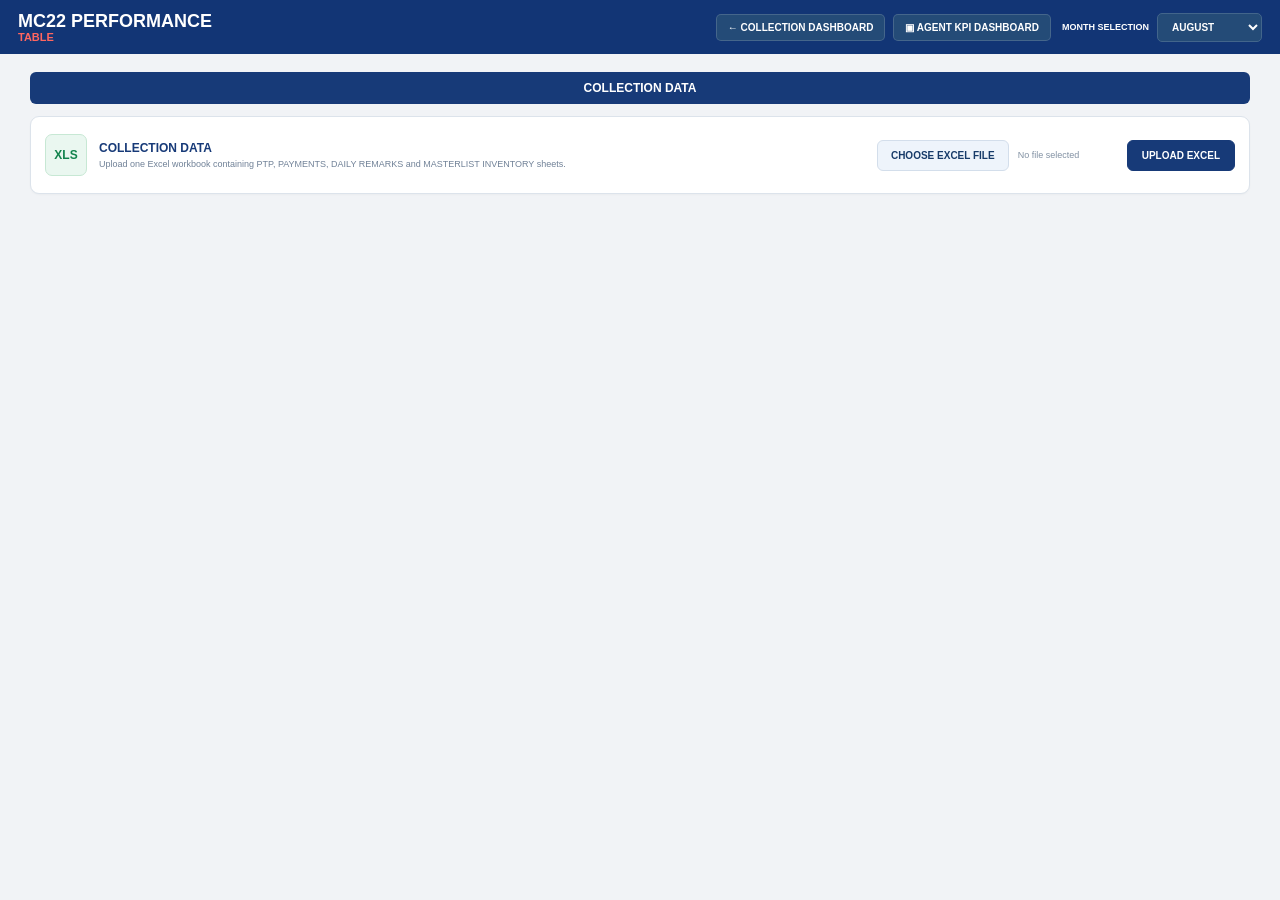
<file: create-data.html>
<!DOCTYPE html>
<html lang="en">

<head>

    <meta charset="UTF-8">

    <meta
        name="viewport"
        content="width=device-width, initial-scale=1.0">

    <title>MC22 Performance - Table</title>

    <link
        rel="stylesheet"
        href="collection-data.css">

    <script
        src="https://cdn.sheetjs.com/xlsx-0.20.3/package/dist/xlsx.full.min.js">
    </script>

</head>


<body>


<!-- =====================================================
     TOPBAR
===================================================== -->

<header class="topbar">

    <div class="brand-area">

        <div class="brand">
            MC22 PERFORMANCE
        </div>

        <div class="page-name">
            TABLE
        </div>

    </div>


    <div class="top-actions">

        <a
            href="collection.html"
            class="back-button">

            ← COLLECTION DASHBOARD

        </a>


        <a
            href="index.html"
            class="kpi-button">

            ▣ AGENT KPI DASHBOARD

        </a>


        <div class="month-label">
            MONTH SELECTION
        </div>


        <select id="monthSelect">

            <option value="AUGUST">
                AUGUST
            </option>

            <option value="SEPTEMBER">
                SEPTEMBER
            </option>

            <option value="OCTOBER">
                OCTOBER
            </option>

            <option value="NOVEMBER">
                NOVEMBER
            </option>

            <option value="DECEMBER">
                DECEMBER
            </option>

        </select>

    </div>

</header>



<!-- =====================================================
     MAIN
===================================================== -->

<main class="page-container">


    <!-- =================================================
         PAGE TITLE
    ================================================== -->

    <div class="section-title">

        COLLECTION DATA

    </div>



    <!-- =================================================
         EXCEL UPLOAD
    ================================================== -->

    <section class="upload-card">


        <div class="upload-information">


            <div class="excel-icon">
                XLS
            </div>


            <div>

                <div class="upload-title">

                    COLLECTION DATA

                </div>


                <div class="upload-description">

                    Upload one Excel workbook containing
                    PTP, PAYMENTS, DAILY REMARKS and
                    MASTERLIST INVENTORY sheets.

                </div>

            </div>

        </div>



        <div class="upload-controls">


            <label class="choose-file">

                CHOOSE EXCEL FILE

                <input
                    type="file"
                    id="excelFile"
                    accept=".xlsx,.xls">

            </label>


            <span
                id="fileName"
                class="file-name">

                No file selected

            </span>


            <button
                type="button"
                id="uploadButton"
                class="upload-button">

                UPLOAD EXCEL

            </button>

        </div>

    </section>



    <!-- =================================================
         STATUS
    ================================================== -->

    <div
        id="statusMessage"
        class="status-message">

    </div>



    <!-- =================================================
         SHEET STATUS
    ================================================== -->

    <section
        id="sheetStatus"
        class="sheet-status hidden">


        <div class="sheet-status-title">

            WORKBOOK SHEETS

        </div>


        <div class="sheet-grid">


            <div
                class="sheet-box"
                id="statusPTP">

                <div class="sheet-name">
                    PTP
                </div>

                <div class="sheet-records">
                    Not uploaded
                </div>

            </div>


            <div
                class="sheet-box"
                id="statusPayments">

                <div class="sheet-name">
                    PAYMENTS
                </div>

                <div class="sheet-records">
                    Not uploaded
                </div>

            </div>


            <div
                class="sheet-box"
                id="statusRemarks">

                <div class="sheet-name">
                    DAILY REMARKS
                </div>

                <div class="sheet-records">
                    Not uploaded
                </div>

            </div>


            <div
                class="sheet-box"
                id="statusInventory">

                <div class="sheet-name">
                    MASTERLIST INVENTORY
                </div>

                <div class="sheet-records">
                    Not uploaded
                </div>

            </div>


        </div>

    </section>



    <!-- =================================================
         DATA PREVIEW
    ================================================== -->

    <section
        id="previewSection"
        class="preview-section hidden">


        <div class="preview-header">


            <div>

                <div class="preview-title">

                    DATA PREVIEW

                </div>


                <div
                    id="previewSubtitle"
                    class="preview-subtitle">

                    Select a sheet below.

                </div>

            </div>


            <div
                id="previewCount"
                class="preview-count">

                0 RECORDS

            </div>

        </div>



        <!-- SHEET TABS -->

        <div class="sheet-tabs">


            <button
                type="button"
                class="sheet-tab active"
                data-sheet="PTP">

                PTP

            </button>


            <button
                type="button"
                class="sheet-tab"
                data-sheet="PAYMENTS">

                PAYMENTS

            </button>


            <button
                type="button"
                class="sheet-tab"
                data-sheet="DAILY REMARKS">

                DAILY REMARKS

            </button>


            <button
                type="button"
                class="sheet-tab"
                data-sheet="MASTERLIST INVENTORY">

                MASTERLIST INVENTORY

            </button>


        </div>



        <!-- TABLE -->

        <div class="table-card">

            <div class="table-wrapper">

                <table>

                    <thead id="tableHead"></thead>

                    <tbody id="tableBody"></tbody>

                </table>

            </div>


            <div
                id="emptyMessage"
                class="empty-message">

                No records available.

            </div>

        </div>


    </section>



</main>



<script src="collection-data.js"></script>


</body>

</html>
</file>
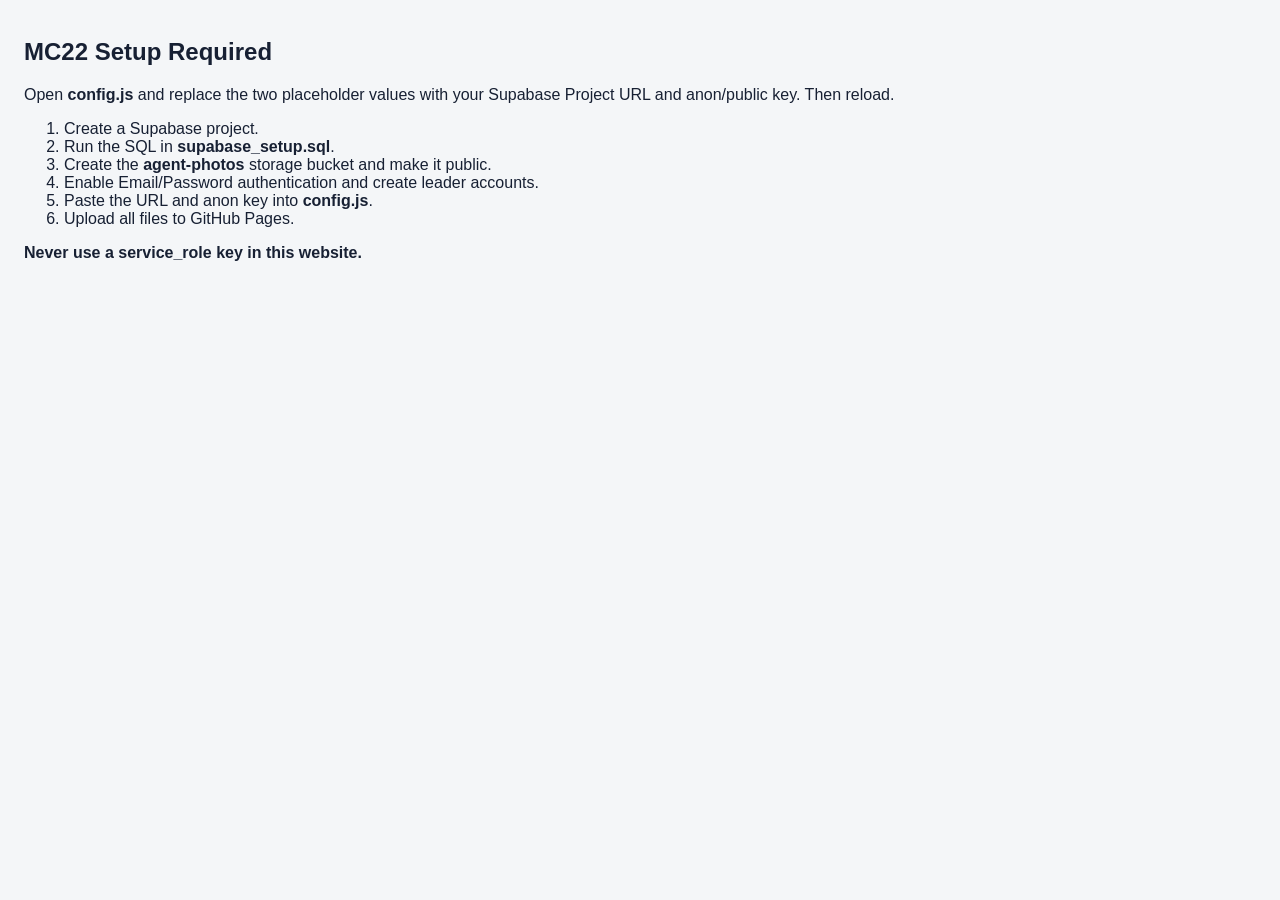
<file: setup.html>
<!doctype html><html><head><meta charset="utf-8"><meta name="viewport" content="width=device-width,initial-scale=1"><title>MC22 Setup</title><link rel="stylesheet" href="styles.css"></head><body><main><section class="setup-card"><h1>MC22 Setup Required</h1><p>Open <b>config.js</b> and replace the two placeholder values with your Supabase Project URL and anon/public key. Then reload.</p><ol><li>Create a Supabase project.</li><li>Run the SQL in <b>supabase_setup.sql</b>.</li><li>Create the <b>agent-photos</b> storage bucket and make it public.</li><li>Enable Email/Password authentication and create leader accounts.</li><li>Paste the URL and anon key into <b>config.js</b>.</li><li>Upload all files to GitHub Pages.</li></ol><p><b>Never use a service_role key in this website.</b></p></section></main></body></html>
</file>
<file: collection.css>
/* =========================================================
   MC22 COLLECTION / AMOUNTS
========================================================= */

* {
    box-sizing: border-box;
}

html,
body {
    margin: 0;
    padding: 0;
    width: 100%;
    min-height: 100%;
}

body {
    font-family: Arial, Helvetica, sans-serif;
    background: #f1f3f6;
    color: #172033;
}


/* =========================================================
   TOPBAR
========================================================= */

.topbar {
    height: 36px;

    background: #123477;

    color: white;

    display: flex;

    align-items: center;

    justify-content: space-between;

    padding: 0 14px;
}

.brand-area {
    display: flex;
    align-items: center;
    gap: 12px;
}

.brand {
    font-size: 13px;
    font-weight: 800;
}

.subtitle {
    display: none;
}

.top-actions {
    display: flex;
    align-items: center;
    gap: 7px;
}

.back-button {
    text-decoration: none;

    color: white;

    background: #294b85;

    border: 1px solid #48649a;

    padding: 5px 9px;

    border-radius: 5px;

    font-size: 9px;

    font-weight: 700;
}

.back-button:hover {
    background: #365993;
}

.back-icon {
    margin-right: 4px;
}

.month-label {
    font-size: 8px;
    font-weight: 700;
    opacity: .9;
}

.top-actions select {
    background: #294b85;

    color: white;

    border: 1px solid #48649a;

    padding: 5px 9px;

    border-radius: 5px;

    font-size: 9px;

    font-weight: 700;

    outline: none;
}


/* =========================================================
   DASHBOARD
========================================================= */

.dashboard {
    width: calc(100% - 72px);

    max-width: 1500px;

    margin: 17px auto 35px;
}


/* =========================================================
   SECTION TITLE
========================================================= */

.section-title {
    background: #173778;

    color: white;

    text-align: center;

    font-size: 11px;

    font-weight: 800;

    padding: 8px;

    border-radius: 6px;

    margin-bottom: 11px;
}


/* =========================================================
   EXCEL UPLOAD
========================================================= */

.excel-upload-card {
    background: white;

    border: 1px solid #dce3eb;

    border-radius: 8px;

    min-height: 72px;

    padding: 11px 14px;

    display: flex;

    align-items: center;

    justify-content: space-between;

    gap: 15px;

    margin-bottom: 12px;

    box-shadow:
        0 1px 2px rgba(0,0,0,.03);
}

.excel-upload-left {
    display: flex;

    align-items: center;

    gap: 10px;

    min-width: 0;
}

.excel-icon {
    width: 38px;
    height: 38px;

    border-radius: 6px;

    background: #e9f6ee;

    color: #198754;

    display: flex;

    align-items: center;

    justify-content: center;

    font-size: 10px;

    font-weight: 900;

    border: 1px solid #cce8d7;
}

.excel-title {
    font-size: 11px;

    font-weight: 800;

    color: #173778;
}

.excel-description {
    margin-top: 3px;

    color: #8090a4;

    font-size: 8px;

    line-height: 1.4;
}

.excel-upload-center {
    display: flex;

    align-items: center;

    gap: 8px;

    flex: 1;

    justify-content: flex-end;
}

#excelFile {
    display: none;
}

.choose-excel {
    display: inline-flex;

    align-items: center;

    justify-content: center;

    background: #eef4fb;

    border: 1px solid #d5dfeb;

    color: #173b69;

    padding: 8px 11px;

    border-radius: 5px;

    font-size: 9px;

    font-weight: 800;

    cursor: pointer;
}

.choose-excel:hover {
    background: #e2edf8;
}

.selected-file {
    font-size: 8px;

    color: #7b8b9e;

    max-width: 210px;

    overflow: hidden;

    white-space: nowrap;

    text-overflow: ellipsis;
}

.excel-upload-right {
    flex-shrink: 0;
}

.upload-excel-button {
    border: 1px solid #173a78;

    background: #173a78;

    color: white;

    padding: 8px 12px;

    border-radius: 5px;

    font-size: 9px;

    font-weight: 800;

    cursor: pointer;
}

.upload-excel-button:hover {
    background: #102f54;
}


/* =========================================================
   EXCEL STATUS
========================================================= */

.excel-status {
    background: white;

    border: 1px solid #dce3eb;

    border-radius: 8px;

    padding: 10px 12px;

    margin-bottom: 12px;
}

.hidden {
    display: none;
}

.status-title {
    color: #637891;

    font-size: 8px;

    font-weight: 800;

    margin-bottom: 7px;
}

.status-message {
    color: #173778;

    font-size: 9px;

    font-weight: 700;

    margin-bottom: 8px;
}

.sheet-status-grid {
    display: grid;

    grid-template-columns:
        repeat(4, 1fr);

    gap: 7px;
}

.sheet-status {
    display: flex;

    align-items: center;

    gap: 7px;

    padding: 7px 9px;

    border: 1px solid #e0e6ee;

    border-radius: 6px;

    background: #f9fafc;
}

.status-dot {
    width: 7px;
    height: 7px;

    border-radius: 50%;

    background: #c6ced8;

    flex-shrink: 0;
}

.sheet-status.loaded .status-dot {
    background: #16a05d;
}

.sheet-status.error .status-dot {
    background: #dc3545;
}

.sheet-status strong {
    display: block;

    font-size: 8px;

    color: #34475d;
}

.sheet-status small {
    display: block;

    margin-top: 2px;

    font-size: 7px;

    color: #8795a6;
}


/* =========================================================
   CARDS
========================================================= */

.card {
    background: white;

    border: 1px solid #dce3eb;

    border-radius: 8px;

    padding: 13px;

    box-shadow:
        0 1px 2px rgba(0,0,0,.03);
}

.card-title {
    font-size: 9px;

    font-weight: 700;

    color: #526b87;

    margin-bottom: 8px;
}


/* =========================================================
   TOP GRID
========================================================= */

.top-grid {
    display: grid;

    grid-template-columns:
        1fr
        1fr;

    gap: 12px;
}


/* =========================================================
   PAYMENT TARGET
========================================================= */

.payment-target-card {
    min-height: 190px;

    display: flex;

    flex-direction: column;
}

.circle-wrapper {
    display: flex;

    justify-content: center;

    align-items: center;

    flex: 1;
}

.progress-circle {
    width: 82px;
    height: 82px;

    border-radius: 50%;

    background:
        conic-gradient(
            #1672f5 0% 72%,
            #e7edf5 72% 100%
        );

    display: flex;

    align-items: center;

    justify-content: center;
}

.circle-inner {
    width: 62px;
    height: 62px;

    background: white;

    border-radius: 50%;

    display: flex;

    align-items: center;

    justify-content: center;
}

.circle-inner span {
    font-size: 17px;

    font-weight: 800;
}

.circle-info {
    text-align: center;

    color: #61738a;

    font-size: 8px;
}


/* =========================================================
   PTP
========================================================= */

.ptp-main {
    display: flex;

    align-items: center;

    justify-content: space-between;

    font-size: 9px;

    color: #536b85;
}

.ptp-main strong {
    font-size: 18px;

    color: #172033;
}

.ptp-main span {
    display: block;

    margin-top: 2px;
}

.progress-bar {
    height: 5px;

    background: #e6ecf3;

    border-radius: 10px;

    overflow: hidden;

    margin-top: 7px;
}

.progress-fill {
    height: 100%;

    background: #176ff2;

    border-radius: inherit;
}

.small-text {
    font-size: 8px;

    color: #75869b;

    margin-top: 4px;
}


/* =========================================================
   BANK GRID
========================================================= */

.bank-grid {
    display: grid;

    grid-template-columns:
        1fr
        1fr;

    gap: 7px;

    margin-top: 10px;
}

.bank-box {
    border: 1px solid #dce4ed;

    border-radius: 6px;

    padding: 7px;
}

.bank-header {
    display: flex;

    justify-content: space-between;

    font-size: 8px;

    font-weight: 700;
}

.bank-header strong {
    color: #146df1;
}

.bank-box small {
    display: block;

    color: #8090a3;

    font-size: 7px;

    margin-top: 4px;
}


/* =========================================================
   SUMMARY
========================================================= */

.summary-grid {
    display: grid;

    grid-template-columns:
        repeat(4, 1fr);

    gap: 12px;

    margin-top: 12px;
}

.stat-card {
    min-height: 105px;
}

.big-number {
    font-size: 22px;

    font-weight: 800;

    margin-top: 18px;
}

.smart-analysis {
    display: inline-block;

    margin-top: 5px;

    padding: 3px 6px;

    border-radius: 8px;

    background: #eef5ff;

    color: #176ff2;

    font-size: 7px;
}


/* =========================================================
   MIDDLE GRID
========================================================= */

.middle-grid {
    display: grid;

    grid-template-columns:
        1.6fr
        1fr
        1fr;

    gap: 12px;

    margin-top: 12px;
}


/* =========================================================
   DISTRIBUTION
========================================================= */

.distribution-card {
    min-height: 205px;
}

.distribution-content {
    display: flex;

    align-items: center;

    gap: 25px;

    min-height: 165px;
}

.donut {
    width: 108px;
    height: 108px;

    min-width: 108px;

    border-radius: 50%;

    background:
        conic-gradient(
            #173a78 0% 74.92%,
            #2779ef 74.92% 85.10%,
            #8cbcff 85.10% 92.56%,
            #1768dc 92.56% 100%
        );

    display: flex;

    align-items: center;

    justify-content: center;
}

.donut-hole {
    width: 66px;
    height: 66px;

    background: white;

    border-radius: 50%;
}

.distribution-list {
    flex: 1;
}

.distribution-row {
    display: grid;

    grid-template-columns:
        1fr
        auto
        auto;

    gap: 8px;

    align-items: center;

    padding: 6px 0;

    border-bottom: 1px solid #edf1f5;

    font-size: 8px;
}

.distribution-row strong {
    font-size: 8px;
}

.distribution-row small {
    color: #7c8da1;
}


/* =========================================================
   DOTS
========================================================= */

.dot {
    display: inline-block;

    width: 7px;
    height: 7px;

    border-radius: 50%;

    margin-right: 5px;
}

.hsbc {
    background: #1b73ef;
}

.enbd {
    background: #173a78;
}

.eib {
    background: #4c8cf2;
}

.dib {
    background: #8cbcff;
}


/* =========================================================
   RANKINGS
========================================================= */

.ranking-card {
    min-height: 205px;
}

.ranking-item {
    display: grid;

    grid-template-columns:
        23px
        1fr
        auto;

    align-items: center;

    gap: 5px;

    padding: 5px 0;

    border-bottom: 1px solid #edf1f5;
}

.rank {
    font-size: 8px;

    font-weight: 700;

    text-align: center;
}

.gold {
    color: #d88b00;
}

.silver {
    color: #8a98a8;
}

.bronze {
    color: #bd681e;
}

.agent-avatar {
    width: 23px;
    height: 23px;

    color: white;

    border-radius: 50%;

    display: inline-flex;

    align-items: center;

    justify-content: center;

    font-size: 7px;

    font-weight: 700;

    float: left;

    margin-right: 6px;
}

.blue {
    background: #173a78;
}

.cyan {
    background: #159bd3;
}

.purple {
    background: #6e58e8;
}

.gray {
    background: #68798c;
}

.agent-name {
    font-size: 8px;

    font-weight: 600;

    line-height: 23px;
}

.agent-value {
    font-size: 8px;

    font-weight: 700;
}


/* =========================================================
   TREND
========================================================= */

.trend-card {
    margin-top: 12px;

    min-height: 230px;
}

.trend-header {
    display: flex;

    justify-content: space-between;

    align-items: center;
}

.trend-header button {
    border: 0;

    background: #eef5ff;

    color: #176ff2;

    border-radius: 12px;

    padding: 4px 7px;

    font-size: 7px;

    cursor: pointer;
}

.chart {
    position: relative;

    height: 175px;

    margin-top: 5px;

    border-bottom: 1px solid #dfe6ef;

    overflow: hidden;
}

.chart::before {
    content: "";

    position: absolute;

    left: 0;
    right: 0;

    top: 25%;
    bottom: 25%;

    border-top: 1px dashed #dce4ed;

    border-bottom: 1px dashed #dce4ed;
}

.blue-chart-line {
    position: absolute;

    left: 4%;
    right: 4%;

    top: 42%;

    height: 2px;

    background: #176ff2;

    border-radius: 5px;

    transform:
        rotate(-3deg)
        scaleX(1.02);
}

.green-chart-line {
    position: absolute;

    left: 4%;
    right: 4%;

    top: 59%;

    height: 2px;

    background: #16a05d;

    border-radius: 5px;

    transform:
        rotate(2deg)
        scaleX(1.02);
}

.chart-labels {
    position: absolute;

    bottom: 3px;

    left: 2%;
    right: 2%;

    display: flex;

    justify-content: space-between;

    font-size: 7px;

    color: #8090a4;
}

.chart-legend {
    text-align: center;

    margin-top: 5px;

    font-size: 8px;

    color: #647890;
}

.chart-legend span {
    margin: 0 5px;
}

.chart-legend i {
    display: inline-block;

    width: 8px;
    height: 8px;

    border-radius: 50%;

    margin-right: 3px;
}

.legend-blue {
    background: #176ff2;
}

.legend-green {
    background: #16a05d;
}


/* =========================================================
   FILTERS
========================================================= */

.filters-card {
    margin-top: 12px;

    display: grid;

    grid-template-columns:
        repeat(6, 1fr);

    gap: 10px;
}

.filter label {
    display: block;

    font-size: 7px;

    font-weight: 700;

    color: #637891;

    margin-bottom: 5px;
}

.filter select {
    width: 100%;

    border: 1px solid #d7e0ea;

    border-radius: 6px;

    background: white;

    padding: 8px;

    font-size: 9px;

    color: #24384f;
}


/* =========================================================
   METRICS
========================================================= */

.metrics-grid {
    display: grid;

    grid-template-columns:
        repeat(6, 1fr);

    gap: 12px;

    margin-top: 12px;
}

.metric-card {
    background: white;

    border: 1px solid #dce3eb;

    border-radius: 8px;

    padding: 12px;
}

.metric-title {
    font-size: 8px;

    color: #637891;

    font-weight: 700;
}

.metric-number {
    font-size: 19px;

    font-weight: 800;

    margin-top: 6px;
}

.metric-change {
    font-size: 8px;

    margin-top: 5px;
}

.positive {
    color: #0a9a57;
}


/* =========================================================
   RESPONSIVE
========================================================= */

@media (max-width: 1000px) {

    .top-grid,
    .middle-grid {
        grid-template-columns: 1fr;
    }

    .summary-grid {
        grid-template-columns:
            1fr
            1fr;
    }

    .metrics-grid {
        grid-template-columns:
            1fr
            1fr
            1fr;
    }

    .filters-card {
        grid-template-columns:
            1fr
            1fr
            1fr;
    }

    .sheet-status-grid {
        grid-template-columns:
            1fr
            1fr;
    }

}


@media (max-width: 650px) {

    .dashboard {
        width: calc(100% - 20px);
    }

    .topbar {
        height: auto;

        min-height: 42px;

        padding: 7px 10px;

        flex-wrap: wrap;

        gap: 6px;
    }

    .brand-area {
        width: 100%;
    }

    .top-actions {
        width: 100%;
    }

    .month-label {
        margin-left: auto;
    }

    .top-actions select {
        flex: 0 0 auto;
    }

    .excel-upload-card {
        flex-direction: column;

        align-items: stretch;
    }

    .excel-upload-center {
        justify-content: flex-start;

        flex-wrap: wrap;
    }

    .excel-upload-right {
        width: 100%;
    }

    .upload-excel-button {
        width: 100%;
    }

    .sheet-status-grid {
        grid-template-columns: 1fr;
    }

    .summary-grid,
    .metrics-grid,
    .filters-card {
        grid-template-columns: 1fr;
    }

    .distribution-content {
        flex-direction: column;
    }

    .distribution-list {
        width: 100%;
    }

}
@media (max-width: 400px) {

    .brand {
        font-size: 11px;
    }

    .back-button {
        font-size: 8px;
    }

    .dashboard {
        width: calc(100% - 14px);
    }

}
</file>
<file: collection-data.css>
/* =========================================================
   MC22 PERFORMANCE
   COLLECTION DATA / TABLE
========================================================= */

* {
    box-sizing: border-box;
}


html,
body {
    margin: 0;
    padding: 0;

    width: 100%;
    min-height: 100%;

    font-family:
        Arial,
        Helvetica,
        sans-serif;

    background: #f1f3f6;
    color: #172033;
}


/* =========================================================
   TOPBAR
========================================================= */

.topbar {

    min-height: 54px;

    background: #123575;

    color: white;

    display: flex;

    align-items: center;

    justify-content: space-between;

    padding: 6px 18px;

}


.brand-area {

    display: flex;

    flex-direction: column;

}


.brand {

    font-size: 18px;

    font-weight: 800;

    line-height: 18px;

}


.page-name {

    font-size: 11px;

    color: #ff665f;

    font-weight: 700;

    margin-top: 1px;

}


.top-actions {

    display: flex;

    align-items: center;

    gap: 8px;

}


.back-button,
.kpi-button {

    text-decoration: none;

    color: white;

    background: #244b77;

    border: 1px solid
        rgba(255,255,255,0.15);

    padding: 7px 11px;

    border-radius: 5px;

    font-size: 10px;

    font-weight: 800;

}


.back-button:hover,
.kpi-button:hover {

    background: #315c8b;

}


.month-label {

    font-size: 9px;

    font-weight: 700;

    margin-left: 3px;

}


.top-actions select {

    background: #244b77;

    color: white;

    border: 1px solid #42658b;

    padding: 7px 10px;

    border-radius: 5px;

    font-size: 10px;

    font-weight: 700;

    cursor: pointer;

}


/* =========================================================
   MAIN
========================================================= */

.page-container {

    width:
        calc(100% - 60px);

    max-width: 1650px;

    margin:
        18px auto 40px;

}


/* =========================================================
   SECTION TITLE
========================================================= */

.section-title {

    width: 100%;

    background: #173a78;

    color: white;

    text-align: center;

    font-size: 12px;

    font-weight: 800;

    padding: 9px;

    border-radius: 6px;

    margin-bottom: 12px;

}


/* =========================================================
   UPLOAD CARD
========================================================= */

.upload-card {

    background: white;

    border: 1px solid #dce3eb;

    border-radius: 9px;

    min-height: 78px;

    padding: 14px;

    display: flex;

    align-items: center;

    justify-content: space-between;

    gap: 20px;

    box-shadow:
        0 1px 2px
        rgba(0,0,0,0.03);

}


.upload-information {

    display: flex;

    align-items: center;

    gap: 12px;

}


.excel-icon {

    width: 42px;
    height: 42px;

    border-radius: 7px;

    background: #eaf7f0;

    border: 1px solid #c7e8d4;

    color: #13834d;

    display: flex;

    align-items: center;

    justify-content: center;

    font-size: 12px;

    font-weight: 900;

}


.upload-title {

    color: #173a78;

    font-size: 12px;

    font-weight: 900;

}


.upload-description {

    color: #708197;

    font-size: 9px;

    margin-top: 4px;

}


.upload-controls {

    display: flex;

    align-items: center;

    gap: 9px;

}


.choose-file {

    background: #eef4fb;

    border: 1px solid #d3deeb;

    color: #173b69;

    padding: 9px 13px;

    border-radius: 6px;

    font-size: 10px;

    font-weight: 800;

    cursor: pointer;

    white-space: nowrap;

}


.choose-file:hover {

    background: #e3edf8;

}


.choose-file input {

    display: none;

}


.file-name {

    color: #8291a3;

    font-size: 9px;

    min-width: 100px;

    max-width: 220px;

    overflow: hidden;

    text-overflow: ellipsis;

    white-space: nowrap;

}


.upload-button {

    background: #173a78;

    color: white;

    border: 1px solid #173a78;

    padding: 9px 14px;

    border-radius: 6px;

    font-size: 10px;

    font-weight: 800;

    cursor: pointer;

}


.upload-button:hover {

    background: #102f54;

}


/* =========================================================
   STATUS
========================================================= */

.status-message {

    display: none;

    margin-top: 10px;

    padding: 10px 12px;

    border-radius: 6px;

    font-size: 10px;

    font-weight: 700;

}


.status-message.success {

    display: block;

    background: #eaf8f0;

    border: 1px solid #bfe6cf;

    color: #087b45;

}


.status-message.error {

    display: block;

    background: #fff0f0;

    border: 1px solid #ffc5c5;

    color: #c53232;

}


/* =========================================================
   SHEET STATUS
========================================================= */

.sheet-status {

    background: white;

    border: 1px solid #dce3eb;

    border-radius: 9px;

    padding: 13px;

    margin-top: 12px;

}


.sheet-status-title {

    color: #526b87;

    font-size: 10px;

    font-weight: 800;

    margin-bottom: 9px;

}


.sheet-grid {

    display: grid;

    grid-template-columns:
        repeat(4, 1fr);

    gap: 9px;

}


.sheet-box {

    border: 1px solid #dce4ed;

    border-radius: 7px;

    padding: 10px;

    background: #fafbfd;

}


.sheet-box.loaded {

    border-color: #b9e0ca;

    background: #f3fbf6;

}


.sheet-name {

    color: #173a78;

    font-size: 10px;

    font-weight: 800;

}


.sheet-records {

    color: #8392a5;

    font-size: 9px;

    margin-top: 4px;

}


.sheet-box.loaded
.sheet-records {

    color: #13834d;

    font-weight: 700;

}


/* =========================================================
   HIDDEN
========================================================= */

.hidden {

    display: none !important;

}


/* =========================================================
   PREVIEW
========================================================= */

.preview-section {

    background: white;

    border: 1px solid #dce3eb;

    border-radius: 9px;

    margin-top: 12px;

    overflow: hidden;

}


.preview-header {

    padding: 13px;

    display: flex;

    align-items: center;

    justify-content: space-between;

}


.preview-title {

    color: #173a78;

    font-size: 11px;

    font-weight: 900;

}


.preview-subtitle {

    color: #8492a4;

    font-size: 9px;

    margin-top: 3px;

}


.preview-count {

    background: #eef4fb;

    color: #173a78;

    padding: 6px 9px;

    border-radius: 5px;

    font-size: 9px;

    font-weight: 800;

}


/* =========================================================
   SHEET TABS
========================================================= */

.sheet-tabs {

    display: flex;

    gap: 7px;

    padding:
        0 13px 12px;

    flex-wrap: wrap;

}


.sheet-tab {

    background: white;

    color: #173b69;

    border: 1px solid #d5dfeb;

    border-radius: 6px;

    padding: 8px 13px;

    font-size: 10px;

    font-weight: 800;

    cursor: pointer;

}


.sheet-tab:hover {

    background: #edf4fb;

}


.sheet-tab.active {

    background: #173a78;

    border-color: #173a78;

    color: white;

}


/* =========================================================
   TABLE
========================================================= */

.table-card {

    border-top:
        1px solid #e0e6ed;

}


.table-wrapper {

    width: 100%;

    overflow-x: auto;

    overflow-y: auto;

    max-height: 600px;

}


.table-wrapper table {

    width: 100%;

    min-width: 1500px;

    border-collapse: collapse;

    font-size: 9px;

}


.table-wrapper th {

    position: sticky;

    top: 0;

    z-index: 5;

    background: #173a78;

    color: white;

    padding: 9px 8px;

    text-align: left;

    white-space: nowrap;

    font-size: 9px;

    font-weight: 800;

}


.table-wrapper td {

    padding: 8px;

    border-bottom:
        1px solid #edf1f5;

    color: #34475d;

    white-space: nowrap;

    max-width: 260px;

    overflow: hidden;

    text-overflow: ellipsis;

}


.table-wrapper tbody tr:hover td {

    background: #f5f9fd;

}


/* =========================================================
   EMPTY
========================================================= */

.empty-message {

    padding: 35px;

    text-align: center;

    color: #8391a3;

    font-size: 10px;

}


/* =========================================================
   RESPONSIVE
========================================================= */

@media (max-width: 900px) {

    .topbar {

        flex-direction: column;

        align-items: flex-start;

        gap: 8px;

    }


    .top-actions {

        width: 100%;

        flex-wrap: wrap;

    }


    .upload-card {

        flex-direction: column;

        align-items: flex-start;

    }


    .upload-controls {

        width: 100%;

        flex-wrap: wrap;

    }


    .sheet-grid {

        grid-template-columns:
            1fr 1fr;

    }

}


@media (max-width: 600px) {

    .page-container {

        width:
            calc(100% - 20px);

    }
    .sheet-grid {

        grid-template-columns: 1fr;

    }


    .upload-information {

        align-items: flex-start;

    }


    .upload-controls {

        display: grid;

        grid-template-columns: 1fr;

    }


    .choose-file,
    .upload-button {

        width: 100%;

        text-align: center;

    }


    .file-name {

        max-width: 100%;

    }

}
</file>
<file: styles.css>
/* =========================================================
   GLOBAL
========================================================= */

* {
    box-sizing: border-box;
}


html,
body {
    margin: 0;
    padding: 0;
    min-height: 100%;
}


body {
    font-family:
        Arial,
        Helvetica,
        sans-serif;

    background:
        #f4f6f8;

    color:
        #172033;
}


/* =========================================================
   TOPBAR
========================================================= */

.topbar {

    width: 100%;

    min-height: 86px;

    background:
        #ffffff;

    border-bottom:
        1px solid #dce1e6;

    display: flex;

    align-items: center;

    justify-content: space-between;

    padding:
        14px 28px;

    gap: 30px;
}


.topbar-left {

    display: flex;

    flex-direction: column;

    gap: 7px;
}


.topbar h1 {

    margin: 0;

    font-size: 21px;

    font-weight: 900;

    letter-spacing:
        1.2px;

    color:
        #172033;
}


/* =========================================================
   DASHBOARD LINKS
========================================================= */

.dashboard-links {

    display: flex;

    align-items: center;

    gap: 8px;
}


.dashboard-link {

    text-decoration: none;

    color:
        #737b86;

    font-size: 10px;

    font-weight: 800;

    letter-spacing:
        .5px;

    padding:
        5px 8px;

    border-radius:
        4px;
}


.dashboard-link:hover {

    background:
        #f0f3f6;

    color:
        #172033;
}


.dashboard-link.active {

    background:
        #172033;

    color:
        #ffffff;
}


/* =========================================================
   NAV
========================================================= */

.topbar nav {

    display: flex;

    align-items: center;

    gap: 8px;
}


.topbar nav a {

    text-decoration: none;

    color:
        #5e6874;

    font-size: 12px;

    font-weight: 700;

    padding:
        9px 12px;

    border-radius:
        5px;
}


.topbar nav a:hover {

    background:
        #f0f3f6;

    color:
        #172033;
}


.topbar nav a.active {

    background:
        #172033;

    color:
        #ffffff;
}


.nav-btn {

    border: none;

    background:
        #d93025;

    color:
        #ffffff;

    font-size: 12px;

    font-weight: 800;

    padding:
        9px 13px;

    border-radius:
        5px;

    cursor: pointer;
}


.nav-btn:hover {

    background:
        #b9231a;
}


/* =========================================================
   MAIN
========================================================= */

main {

    width:
        calc(100% - 48px);

    max-width:
        1500px;

    margin:
        0 auto;

    padding:
        18px 0 40px;
}


/* =========================================================
   BANK TABS
========================================================= */

.bank-tabs {

    display: flex;

    align-items: center;

    flex-wrap: wrap;

    gap: 7px;

    margin-bottom:
        14px;
}


.bank-tab {

    border:
        1px solid #cfd6dd;

    background:
        #ffffff;

    color:
        #59636e;

    padding:
        8px 17px;

    border-radius:
        4px;

    font-size:
        11px;

    font-weight:
        800;

    cursor:
        pointer;

    transition:
        .15s ease;
}


.bank-tab:hover {

    border-color:
        #172033;

    color:
        #172033;
}


.bank-tab.active {

    background:
        #172033;

    border-color:
        #172033;

    color:
        #ffffff;
}


/* =========================================================
   MONTHLY TARGETS
========================================================= */

.monthly-targets {

    background:
        #ffffff;

    border:
        1px solid #dce1e6;

    border-radius:
        5px;

    padding:
        13px 16px;

    margin-bottom:
        18px;

    box-shadow:
        0 2px 5px rgba(0,0,0,.04);
}


.monthly-title {

    font-size:
        11px;

    font-weight:
        900;

    letter-spacing:
        .7px;

    color:
        #172033;

    margin-bottom:
        10px;
}


.monthly-title span {

    color:
        #89929d;

    font-weight:
        700;

    margin-left:
        5px;
}


.monthly-values {

    display:
        grid;

    grid-template-columns:
        repeat(4, 1fr);

    gap:
        9px;
}


.monthly-item {

    min-height:
        54px;

    border-radius:
        4px;

    padding:
        8px 12px;

    display:
        flex;

    flex-direction:
        column;

    justify-content:
        center;

    border:
        1px solid #e0e5ea;

    background:
        #f8fafb;
}


.monthly-item span {

    font-size:
        9px;

    font-weight:
        900;

    color:
        #69737e;

    letter-spacing:
        .4px;
}


.monthly-item strong {

    margin-top:
        3px;

    font-size:
        16px;

    color:
        #172033;

    font-weight:
        900;
}


.talk-target-box {
    border-left:
        4px solid #078b52;
}


.rpc-target-box {
    border-left:
        4px solid #1769b4;
}


.ptp-target-box {
    border-left:
        4px solid #dda000;
}


.payment-target-box {
    border-left:
        4px solid #6030b7;
}


/* =========================================================
   AGENTS DASHBOARD
========================================================= */

.agents-dashboard {

    width:
        100%;

    padding:
        2px 0 30px;
}


.dashboard-rows {

    width:
        100%;

    display:
        grid;

    grid-template-columns:
        repeat(4, minmax(220px, 1fr));

    gap:
        18px;

    align-items:
        stretch;
}


/* =========================================================
   AGENT CARD
========================================================= */

.agent-dashboard-card {

    width:
        100%;

    min-height:
        235px;

    background:
        #ffffff;

    border:
        1px solid #d5dbe1;

    border-radius:
        4px;

    padding:
        17px;

    display:
        flex;

    flex-direction:
        column;

    justify-content:
        space-between;

    position:
        relative;

    overflow:
        hidden;

    box-shadow:
        0 2px 7px rgba(0,0,0,.08);

    transition:
        transform .18s ease,
        box-shadow .18s ease;
}


.agent-dashboard-card:hover {

    transform:
        translateY(-2px);

    box-shadow:
        0 6px 16px rgba(0,0,0,.12);
}


/* =========================================================
   ACCENT LINE
========================================================= */

.agent-dashboard-card::before {

    content:
        "";

    position:
        absolute;

    left:
        0;

    top:
        0;

    width:
        5px;

    height:
        100%;

    background:
        var(--agent-accent, #1478c9);
}


/* =========================================================
   FEATURED AGENT
========================================================= */

.agent-dashboard-card.featured-agent {

    grid-column:
        2 / 4;

    min-height:
        270px;

    max-width:
        560px;

    justify-self:
        center;

    border:
        2px solid #172033;

    padding:
        21px;

    box-shadow:
        0 4px 12px rgba(0,0,0,.10);
}


/* =========================================================
   AGENT TOP
========================================================= */

.agent-card-top {

    width:
        100%;

    display:
        flex;

    align-items:
        center;

    gap:
        17px;
}


.agent-profile-area {

    flex-shrink:
        0;

    display:
        flex;

    align-items:
        center;

    justify-content:
        center;
}


/* =========================================================
   AGENT PHOTO
========================================================= */

.agent-dashboard-photo {

    width:
        78px;

    height:
        78px;

    object-fit:
        cover;

    border-radius:
        50%;

    display:
        block;

    background:
        #edf1f4;

    border:
        2px solid #222;
}


.agent-dashboard-placeholder {

    display:
        flex;

    align-items:
        center;

    justify-content:
        center;

    font-size:
        26px;

    color:
        #555;

    background:
        #eef1f4;
}


.featured-agent .agent-dashboard-photo {

    width:
        91px;

    height:
        91px;
}


/* =========================================================
   AGENT INFORMATION
========================================================= */

.agent-card-info {

    flex:
        1;

    min-width:
        0;
}


.posted-label {

    width:
        100%;

    border:
        1px solid #222;

    background:
        #ffffff;

    padding:
        7px 9px;

    font-size:
        9px;

    line-height:
        1;

    font-weight:
        900;

    letter-spacing:
        .5px;

    color:
        #222;
}


.agent-dashboard-name {

    margin-top:
        7px;

    font-size:
        16px;

    font-weight:
        900;

    color:
        #172033;

    white-space:
        nowrap;

    overflow:
        hidden;

    text-overflow:
        ellipsis;
}


.agent-dashboard-ptp {

    margin-top:
        3px;

    font-size:
        12px;

    font-weight:
        900;

    color:
        #172033;
}


/* =========================================================
   KPI CONTAINER
========================================================= */

.agent-dashboard-metrics {

    width:
        100%;

    display:
        grid;

    grid-template-columns:
        repeat(4, 1fr);

    gap:
        6px;

    margin-top:
        18px;
}


.agent-kpi {

    display:
        flex;

    flex-direction:
        column;

    align-items:
        center;

    justify-content:
        flex-start;

    min-width:
        0;

    text-align:
        center;
}


/* =========================================================
   KPI RING
========================================================= */

.agent-kpi-ring {

    --ring-progress:
        0deg;

    width:
        56px;

    height:
        56px;

    border-radius:
        50%;

    display:
        flex;

    align-items:
        center;

    justify-content:
        center;

    position:
        relative;

    background:
        conic-gradient(
            var(--kpi-color) 0deg,
            var(--kpi-color)
                var(--ring-progress),
            #dddddd
                var(--ring-progress),
            #dddddd
                360deg
        );
}


.agent-kpi-ring::before {

    content:
        "";

    position:
        absolute;

    width:
        44px;

    height:
        44px;

    border-radius:
        50%;

    background:
        #ffffff;
}


.agent-kpi-ring-inner {

    width:
        100%;

    height:
        100%;

    position:
        relative;

    z-index:
        2;

    display:
        flex;

    align-items:
        center;

    justify-content:
        center;
}


.agent-kpi-ring-inner span {

    font-size:
        10px;

    font-weight:
        900;

    color:
        #172033;
}


.featured-agent .agent-kpi-ring {

    width:
        63px;

    height:
        63px;
}


.featured-agent .agent-kpi-ring::before {

    width:
        49px;

    height:
        49px;
}


.featured-agent .agent-kpi-ring-inner span {

    font-size:
        11px;
}


/* =========================================================
   KPI COLORS
========================================================= */

.agent-kpi-talk {

    --kpi-color:
        #078b52;
}


.agent-kpi-rpc {

    --kpi-color:
        #1769b4;
}


.agent-kpi-nptp {

    --kpi-color:
        #dda000;
}


.agent-kpi-npayment {

    --kpi-color:
        #6030b7;
}


/* =========================================================
   KPI LABEL
========================================================= */

.agent-kpi-label {

    margin-top:
        7px;

    font-size:
        8px;

    line-height:
        1.1;

    font-weight:
        900;

    color:
        #252b31;

    white-space:
        nowrap;
}


.agent-kpi-value {

    margin-top:
        3px;

    font-size:
        8px;

    font-weight:
        700;

    color:
        #747e88;

    white-space:
        nowrap;
}


/* =========================================================
   EMPTY STATE
========================================================= */

.empty-state {

    grid-column:
        1 / -1;

    min-height:
        180px;

    display:
        flex;

    align-items:
        center;

    justify-content:
        center;

    background:
        #ffffff;

    border:
        1px solid #dce1e6;

    border-radius:
        6px;

    color:
        #737d88;

    font-size:
        13px;

    font-weight:
        700;
}


/* =========================================================
   TOAST
========================================================= */

.toast {

    position:
        fixed;

    right:
        22px;

    bottom:
        22px;

    z-index:
        9999;

    background:
        #172033;

    color:
        #ffffff;

    padding:
        11px 16px;

    border-radius:
        5px;

    font-size:
        12px;

    font-weight:
        700;

    box-shadow:
        0 5px 20px rgba(0,0,0,.2);

    opacity:
        0;

    pointer-events:
        none;

    transform:
        translateY(10px);

    transition:
        .2s ease;
}


.toast.show {

    opacity:
        1;

    transform:
        translateY(0);
}


/* =========================================================
   RESPONSIVE
========================================================= */

@media (max-width: 1200px) {

    .dashboard-rows {

        grid-template-columns:
            repeat(3, minmax(210px, 1fr));
    }


    .agent-dashboard-card.featured-agent {

        grid-column:
            1 / -1;

        max-width:
            560px;
    }
}


@media (max-width: 900px) {

    .topbar {

        align-items:
            flex-start;

        flex-direction:
            column;
    }


    .topbar nav {

        width:
            100%;

        flex-wrap:
            wrap;
    }


    .dashboard-rows {

        grid-template-columns:
            repeat(2, minmax(200px, 1fr));

        gap:
            13px;
    }


    .monthly-values {

        grid-template-columns:
            repeat(2, 1fr);
    }
}


@media (max-width: 600px) {

    main {

        width:
            calc(100% - 24px);
    }


    .dashboard-rows {

        grid-template-columns:
            1fr;
    }


    .agent-dashboard-card.featured-agent {

        grid-column:
            1;

        max-width:
            none;
    }


    .monthly-values {

        grid-template-columns:
            1fr;
    }


    .agent-dashboard-card {

        min-height:
            225px;
    }
}
</file>
